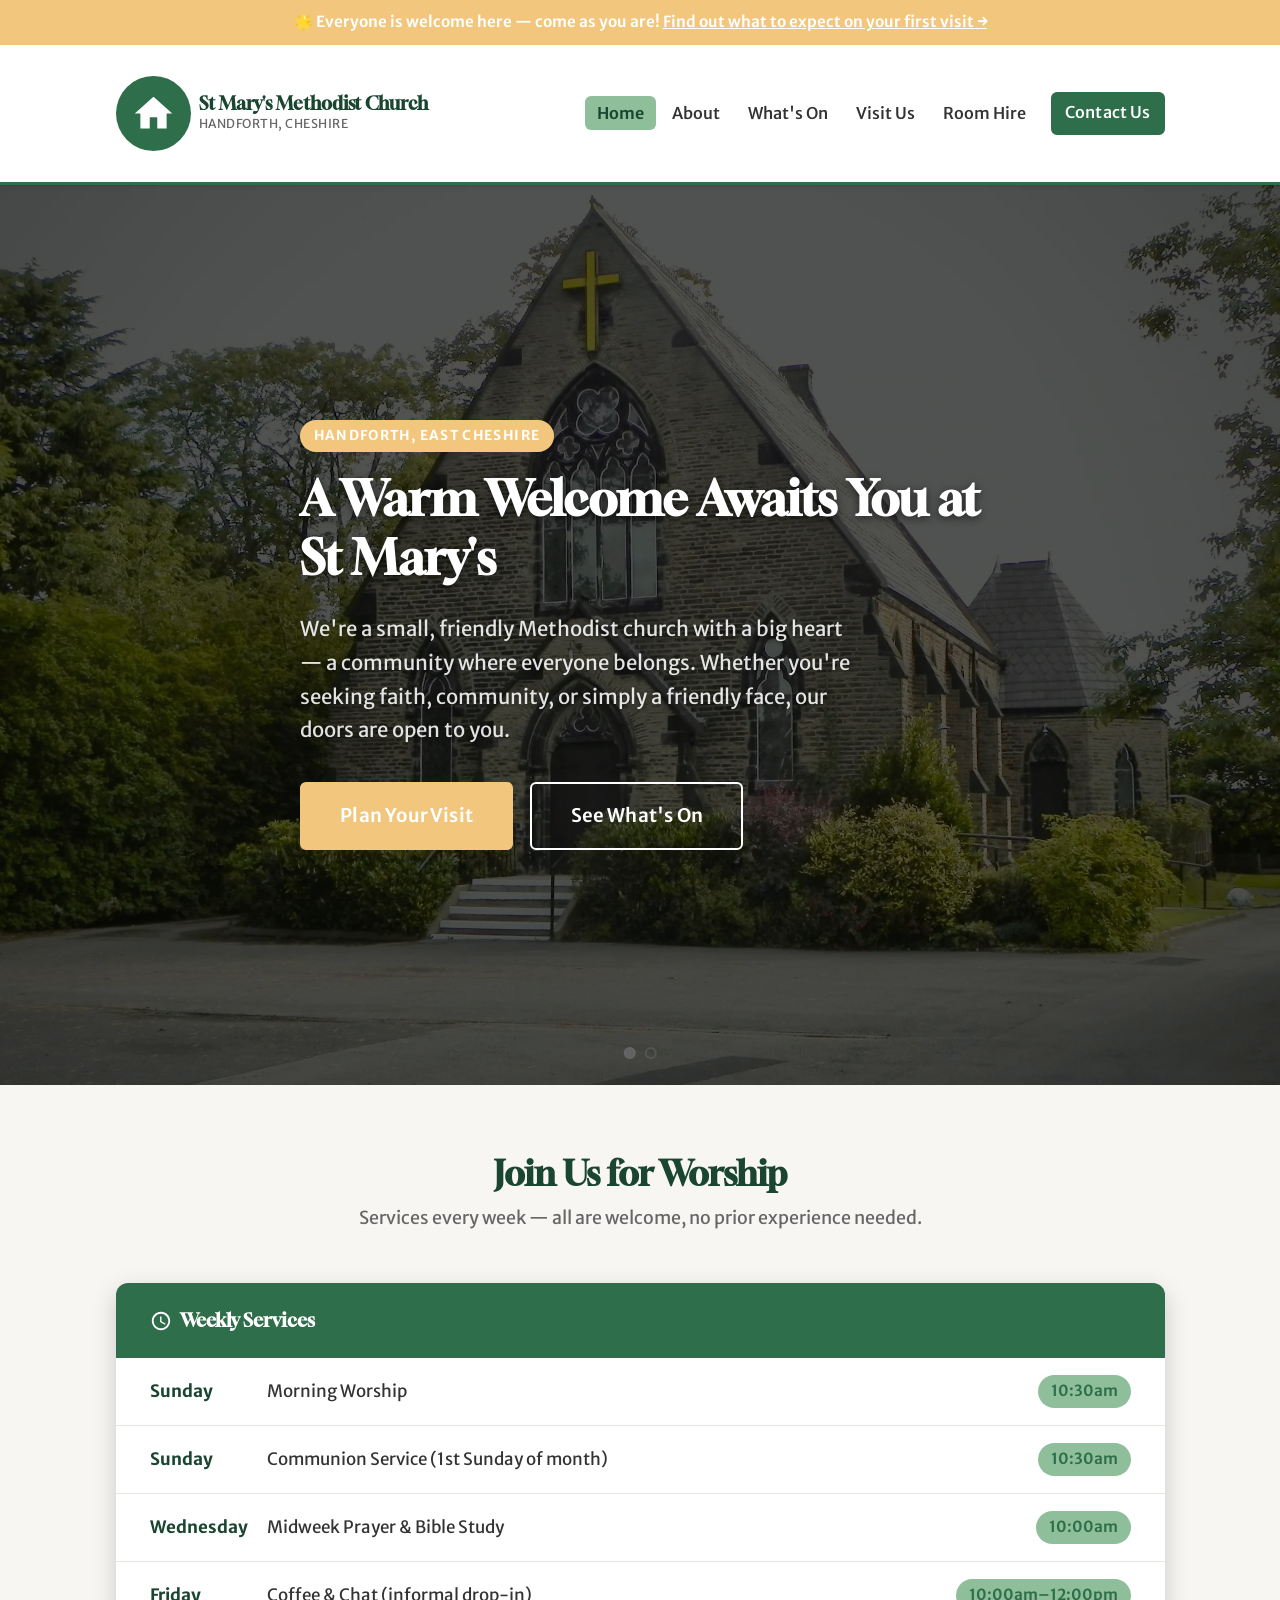
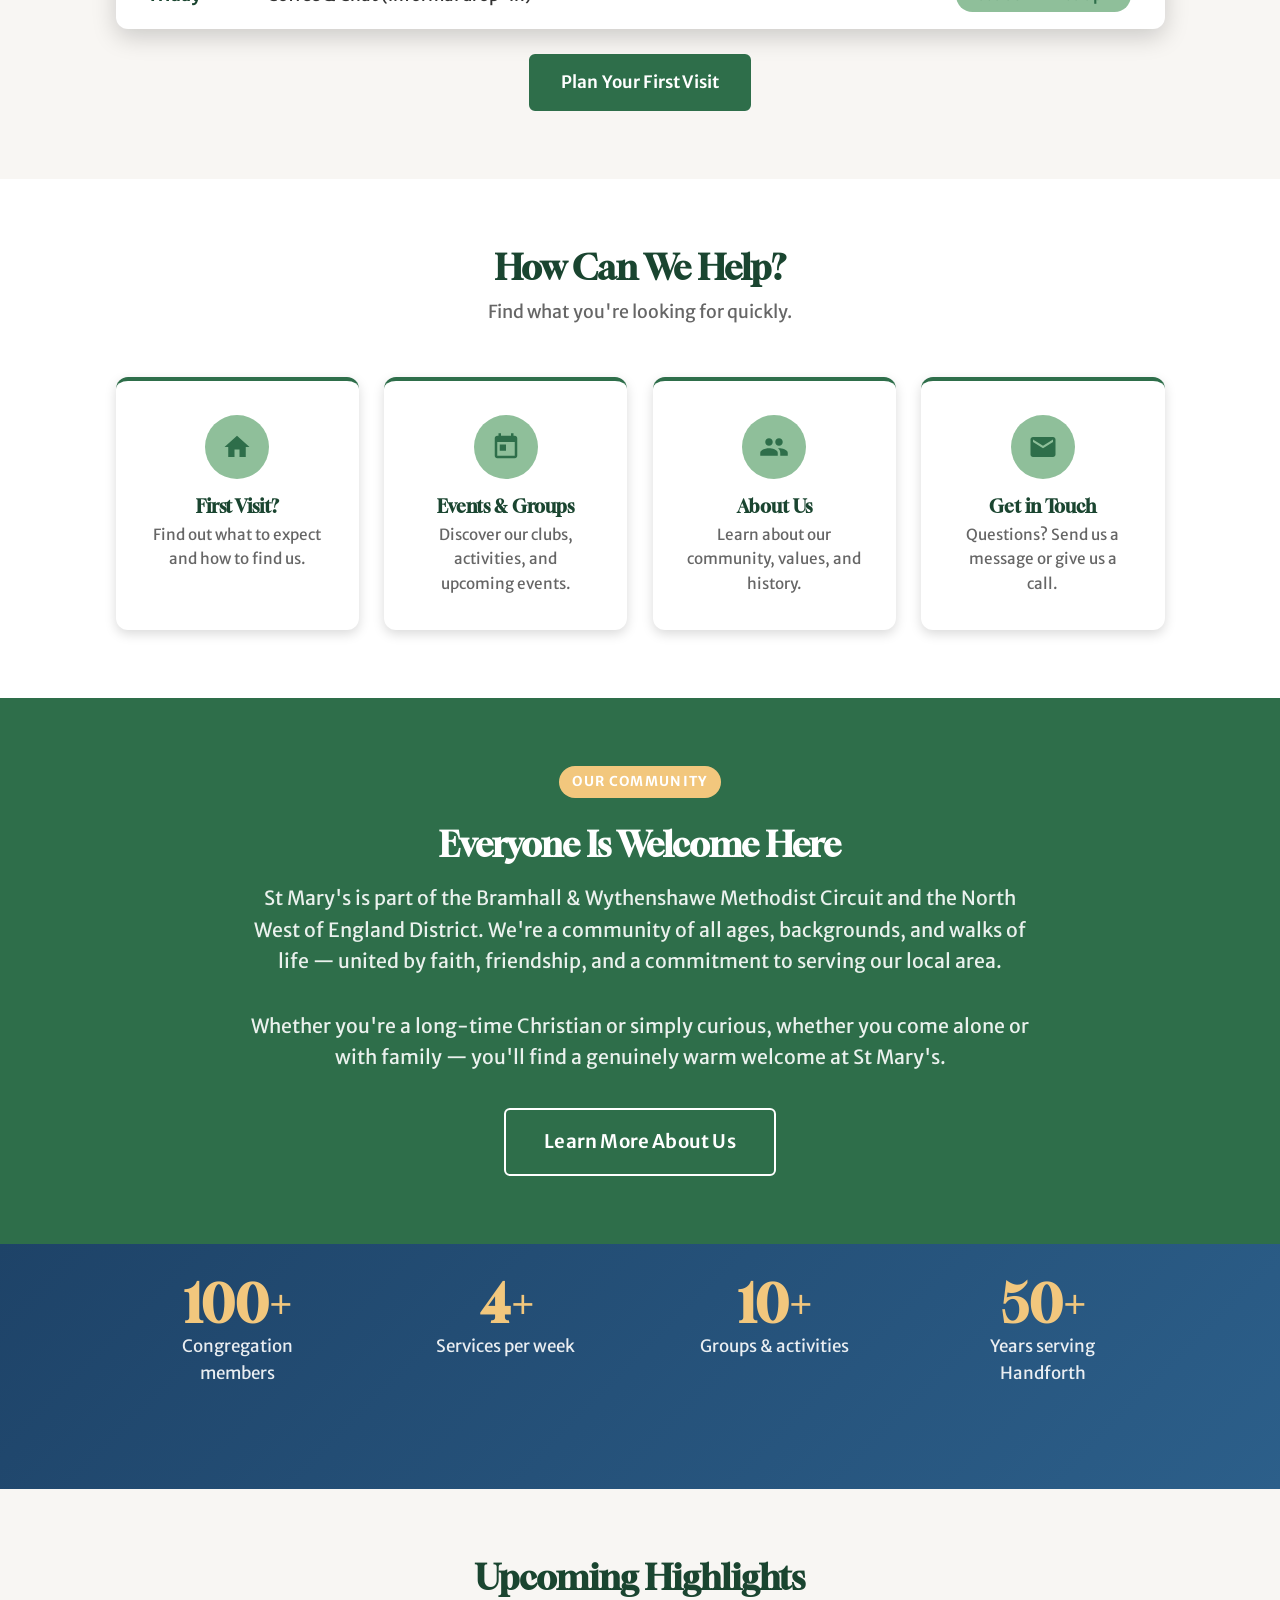
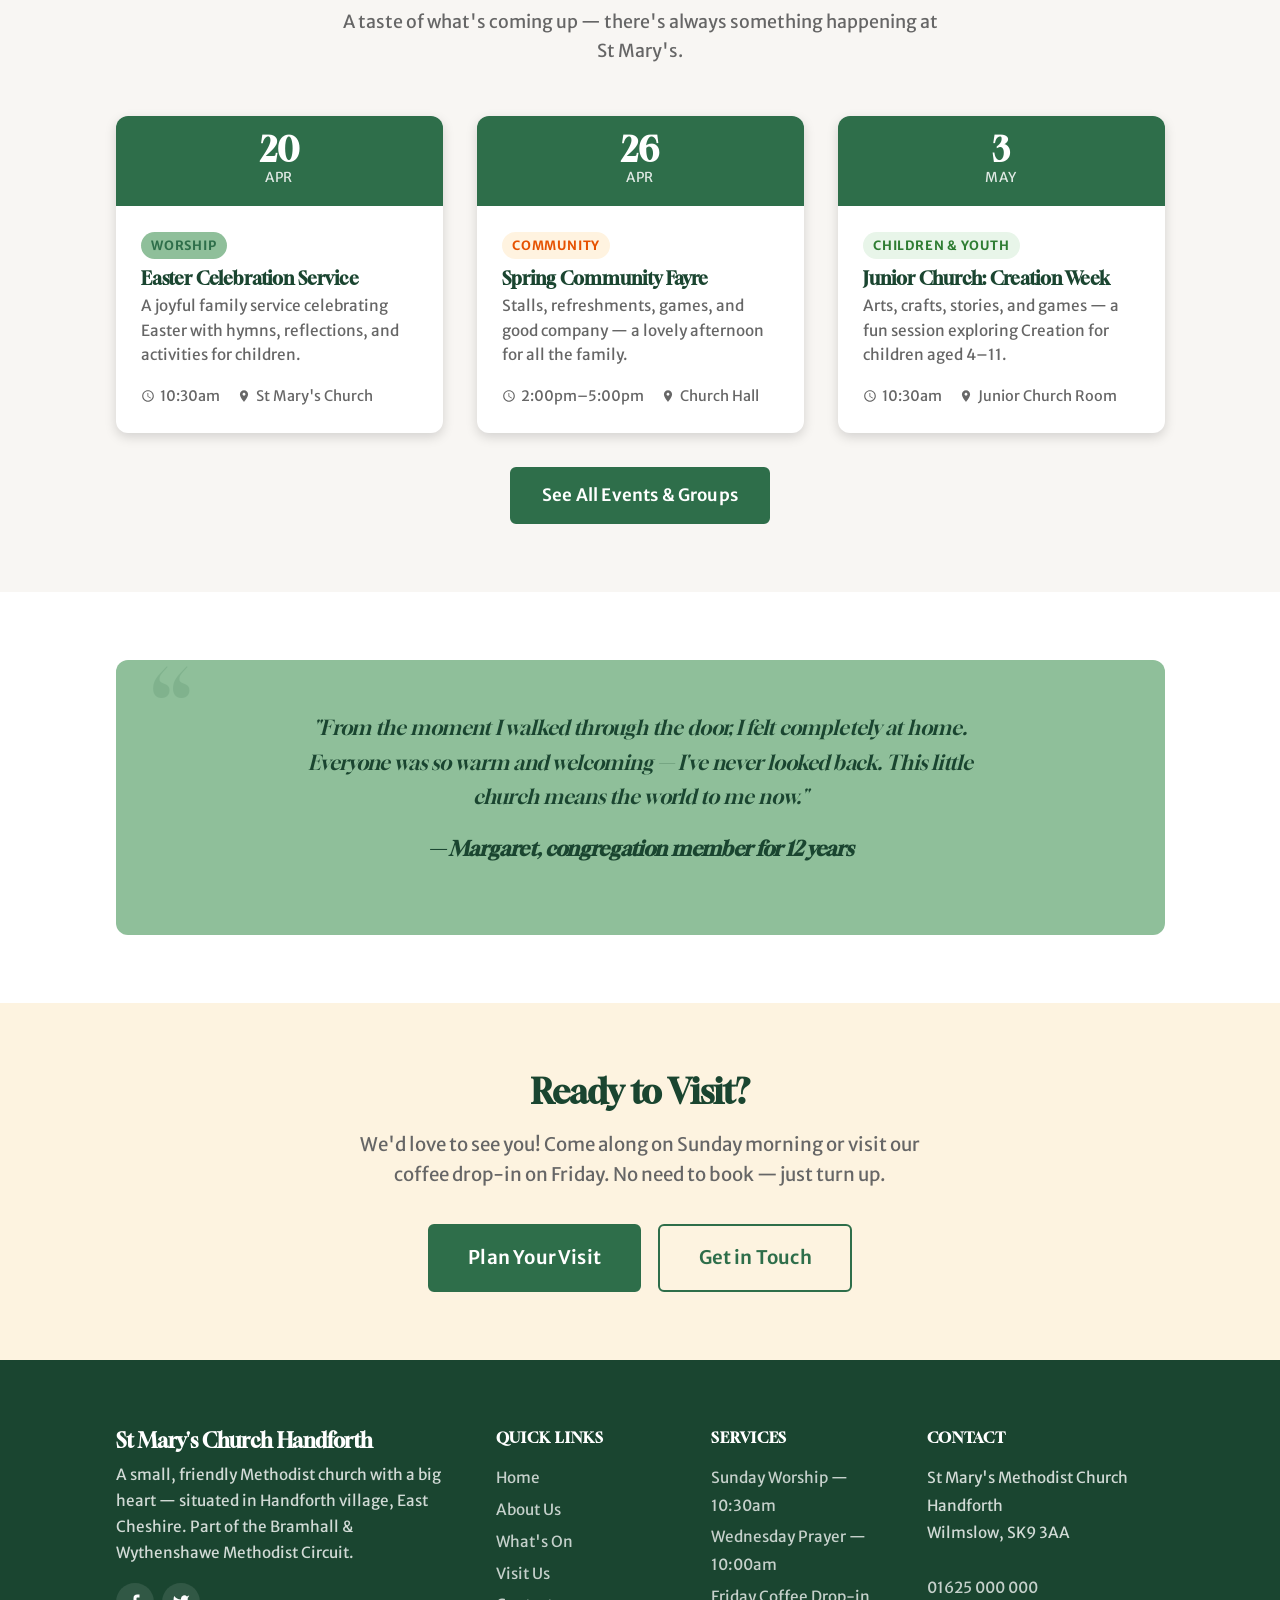
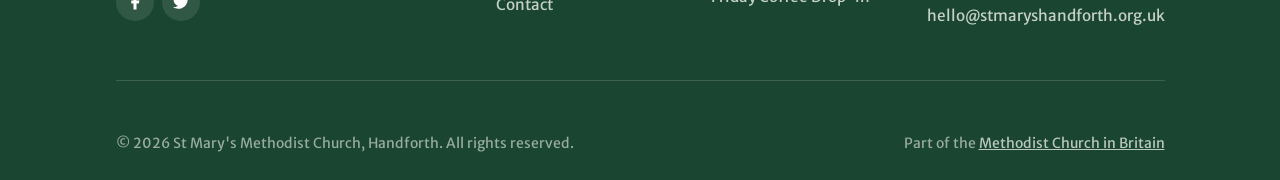
<file: index.html>
<!DOCTYPE html>
<html lang="en-GB">

<head>
  <meta charset="UTF-8">
  <meta name="viewport" content="width=device-width, initial-scale=1.0">
  <meta name="description"
    content="Welcome to St Mary's Church Handforth — a warm, friendly Methodist church in East Cheshire. Join us for Sunday worship, community events, and more.">
  <title>St Mary's Methodist Church Handforth | Welcome</title>
  <link rel="preconnect" href="https://fonts.googleapis.com">
  <link rel="preconnect" href="https://fonts.gstatic.com" crossorigin>
  <link rel="stylesheet" href="css/style.css">
</head>

<body>

  <!-- Skip Link -->
  <a class="skip-link" href="#main-content">Skip to main content</a>

  <!-- Notice Bar -->
  <div class="notice-bar" role="banner">
    🌟 Everyone is welcome here — come as you are!
    <a href="visit.html">Find out what to expect on your first visit →</a>
  </div>

  <!-- Navigation -->
  <nav class="site-nav" aria-label="Main navigation">
    <div class="nav-inner">
      <a href="index.html" class="nav-brand" aria-label="St Mary's Church Handforth — Home">
        <div class="nav-brand-icon" aria-hidden="true">
          <svg viewBox="0 0 24 24" xmlns="http://www.w3.org/2000/svg" aria-hidden="true">
            <path d="M12 2L4 9v11h5v-6h6v6h5V9L12 2zm0-2l10 9v13H2V9L12 0z" opacity="0" />
            <path d="M10 20v-6h4v6h5v-8h3L12 3 2 12h3v8z" />
          </svg>
        </div>
        <div class="nav-brand-text">
          <strong>St Mary's Methodist Church</strong>
          <span>Handforth, Cheshire</span>
        </div>
      </a>

      <button class="nav-toggle" aria-controls="nav-menu" aria-expanded="false" aria-label="Open navigation menu">
        <div class="hamburger" aria-hidden="true">
          <span></span><span></span><span></span>
        </div>
      </button>

      <ul class="nav-links" id="nav-menu" role="list">
        <li><a href="index.html" class="active" aria-current="page">Home</a></li>
        <li><a href="about.html">About</a></li>
        <li><a href="whats-on.html">What's On</a></li>
        <li><a href="visit.html">Visit Us</a></li>
        <li><a href="room-hire.html">Room Hire</a></li>
        <li><a href="contact.html" class="btn btn--primary nav-cta" style="color: white;">Contact Us</a></li>
      </ul>
    </div>
  </nav>

  <!-- Main Content -->
  <main id="main-content">

    <!-- Hero Section -->
    <section id="hero" class="hero" aria-labelledby="hero-heading">
      <div class="hero-wrap" aria-hidden="true"></div>
      <div class="hero-carousel" role="region" aria-label="Church photo gallery">
        <div class="carousel-slides">
          <!-- Background Images -->
          <img id="hero-img-1" src="img/StMarys-scaled 2.webp"
            alt="St Mary's Church exterior with stone facade and golden cross" class="carousel-slide active" loading="eager" fetchpriority="high" />
          <img id="hero-img-2" src="img/insidestmarys.webp"
            alt="St Mary's Church interior with beautiful stained glass windows and ornate architecture"
            class="carousel-slide" loading="eager" fetchpriority="high" />
        </div>
        
        <div class="carousel-dots">
          <button class="dot active" aria-label="View exterior photo" data-slide="0"></button>
          <button class="dot" aria-label="View interior photo" data-slide="1"></button>
        </div>
      </div>

      <!-- Foreground Content -->
      <div class="hero-content container">
        <div class="hero-eyebrow">Handforth, East Cheshire</div>
        <h1 id="hero-heading">A Warm Welcome Awaits You at St Mary's</h1>
        <p class="hero-subtitle">
          We're a small, friendly Methodist church with a big heart — a community
          where everyone belongs. Whether you're seeking faith, community, or
          simply a friendly face, our doors are open to you.
        </p>
        <div class="hero-actions">
          <a href="visit.html" class="btn btn--accent btn--lg">Plan Your Visit</a>
          <a href="whats-on.html" class="btn btn--outline-white btn--lg">See What's On</a>
        </div>
      </div>
    </section>

    <!-- Service Times Banner -->
    <section class="section section--alt" aria-labelledby="services-heading">
      <div class="container">
        <div class="section-header">
          <h2 id="services-heading">Join Us for Worship</h2>
          <p>Services every week — all are welcome, no prior experience needed.</p>
        </div>

        <div class="service-times-panel" role="region" aria-label="Service times">
          <div class="service-times-header">
            <svg viewBox="0 0 24 24" aria-hidden="true">
              <path
                d="M12 2C6.48 2 2 6.48 2 12s4.48 10 10 10 10-4.48 10-10S17.52 2 12 2zm0 18c-4.41 0-8-3.59-8-8s3.59-8 8-8 8 3.59 8 8-3.59 8-8 8zm.5-13H11v6l5.25 3.15.75-1.23-4.5-2.67V7z" />
            </svg>
            <h3>Weekly Services</h3>
          </div>
          <div class="service-time-row">
            <span class="service-day">Sunday</span>
            <span class="service-name">Morning Worship</span>
            <span class="service-time-badge">10:30am</span>
          </div>
          <div class="service-time-row">
            <span class="service-day">Sunday</span>
            <span class="service-name">Communion Service (1st Sunday of month)</span>
            <span class="service-time-badge">10:30am</span>
          </div>
          <div class="service-time-row">
            <span class="service-day">Wednesday</span>
            <span class="service-name">Midweek Prayer &amp; Bible Study</span>
            <span class="service-time-badge">10:00am</span>
          </div>
          <div class="service-time-row">
            <span class="service-day">Friday</span>
            <span class="service-name">Coffee &amp; Chat (informal drop-in)</span>
            <span class="service-time-badge">10:00am–12:00pm</span>
          </div>
        </div>

        <p class="text-center" style="margin-top:1.5rem;">
          <a href="visit.html" class="btn btn--primary">Plan Your First Visit</a>
        </p>
      </div>
    </section>

    <!-- Quick Links -->
    <section class="section" aria-labelledby="quick-links-heading">
      <div class="container">
        <div class="section-header">
          <h2 id="quick-links-heading">How Can We Help?</h2>
          <p>Find what you're looking for quickly.</p>
        </div>
        <div class="grid-4">
          <a href="visit.html" class="quick-link-card">
            <div class="quick-link-icon" aria-hidden="true">
              <svg viewBox="0 0 24 24">
                <path d="M10 20v-6h4v6h5v-8h3L12 3 2 12h3v8z" />
              </svg>
            </div>
            <h3>First Visit?</h3>
            <p>Find out what to expect and how to find us.</p>
          </a>
          <a href="whats-on.html" class="quick-link-card">
            <div class="quick-link-icon" aria-hidden="true">
              <svg viewBox="0 0 24 24">
                <path
                  d="M19 3h-1V1h-2v2H8V1H6v2H5c-1.11 0-2 .9-2 2v14c0 1.1.89 2 2 2h14c1.1 0 2-.9 2-2V5c0-1.1-.9-2-2-2zm0 16H5V8h14v11zM7 10h5v5H7z" />
              </svg>
            </div>
            <h3>Events &amp; Groups</h3>
            <p>Discover our clubs, activities, and upcoming events.</p>
          </a>
          <a href="about.html" class="quick-link-card">
            <div class="quick-link-icon" aria-hidden="true">
              <svg viewBox="0 0 24 24">
                <path
                  d="M16 11c1.66 0 2.99-1.34 2.99-3S17.66 5 16 5c-1.66 0-3 1.34-3 3s1.34 3 3 3zm-8 0c1.66 0 2.99-1.34 2.99-3S9.66 5 8 5C6.34 5 5 6.34 5 8s1.34 3 3 3zm0 2c-2.33 0-7 1.17-7 3.5V19h14v-2.5c0-2.33-4.67-3.5-7-3.5zm8 0c-.29 0-.62.02-.97.05 1.16.84 1.97 1.97 1.97 3.45V19h6v-2.5c0-2.33-4.67-3.5-7-3.5z" />
              </svg>
            </div>
            <h3>About Us</h3>
            <p>Learn about our community, values, and history.</p>
          </a>
          <a href="contact.html" class="quick-link-card">
            <div class="quick-link-icon" aria-hidden="true">
              <svg viewBox="0 0 24 24">
                <path
                  d="M20 4H4c-1.1 0-2 .9-2 2v12c0 1.1.9 2 2 2h16c1.1 0 2-.9 2-2V6c0-1.1-.9-2-2-2zm0 4l-8 5-8-5V6l8 5 8-5v2z" />
              </svg>
            </div>
            <h3>Get in Touch</h3>
            <p>Questions? Send us a message or give us a call.</p>
          </a>
        </div>
      </div>
    </section>

    <!-- Welcome Message -->
    <section class="section section--primary" aria-labelledby="welcome-heading">
      <div class="container">
        <div style="max-width:800px; margin:0 auto; text-align:center;">
          <div class="hero-eyebrow" style="background-color:var(--colour-accent); margin-bottom:1.5rem;">Our Community
          </div>
          <h2 id="welcome-heading">Everyone Is Welcome Here</h2>
          <p style="font-size:1.15rem; color:rgba(255,255,255,0.9); margin-top:1rem; margin-bottom:2rem;">
            St Mary's is part of the Bramhall &amp; Wythenshawe Methodist Circuit and the North West of England
            District. We're a community of all ages, backgrounds, and walks of life — united by faith,
            friendship, and a commitment to serving our local area.
          </p>
          <p style="font-size:1.15rem; color:rgba(255,255,255,0.9); margin-bottom:2rem;">
            Whether you're a long-time Christian or simply curious, whether you come alone or with family —
            you'll find a genuinely warm welcome at St Mary's.
          </p>
          <a href="about.html" class="btn btn--outline-white btn--lg">Learn More About Us</a>
        </div>
      </div>
    </section>

    <!-- Community Stats -->
    <section class="section section--primary"
      style="padding-top:0; background: linear-gradient(135deg, #1e4368 0%, #2c5f8a 100%);"
      aria-label="Community highlights">
      <div class="container">
        <div class="grid-4">
          <div class="stat-item">
            <span class="stat-number">100+</span>
            <span class="stat-label">Congregation members</span>
          </div>
          <div class="stat-item">
            <span class="stat-number">4+</span>
            <span class="stat-label">Services per week</span>
          </div>
          <div class="stat-item">
            <span class="stat-number">10+</span>
            <span class="stat-label">Groups &amp; activities</span>
          </div>
          <div class="stat-item">
            <span class="stat-number">50+</span>
            <span class="stat-label">Years serving Handforth</span>
          </div>
        </div>
      </div>
    </section>

    <!-- Upcoming Highlights -->
    <section class="section section--alt" aria-labelledby="highlights-heading">
      <div class="container">
        <div class="section-header">
          <h2 id="highlights-heading">Upcoming Highlights</h2>
          <p>A taste of what's coming up — there's always something happening at St Mary's.</p>
        </div>

        <div class="grid-3">
          <div class="event-card">
            <div class="event-card-date">
              <div class="day">20</div>
              <div class="month">Apr</div>
            </div>
            <div class="event-card-body">
              <span class="event-tag event-tag--worship">Worship</span>
              <h3>Easter Celebration Service</h3>
              <p style="color:var(--colour-text-muted); font-size:0.9rem;">A joyful family service celebrating Easter
                with hymns, reflections, and activities for children.</p>
              <div class="event-meta">
                <span>
                  <svg viewBox="0 0 24 24">
                    <path
                      d="M12 2C6.48 2 2 6.48 2 12s4.48 10 10 10 10-4.48 10-10S17.52 2 12 2zm0 18c-4.41 0-8-3.59-8-8s3.59-8 8-8 8 3.59 8 8-3.59 8-8 8zm.5-13H11v6l5.25 3.15.75-1.23-4.5-2.67V7z" />
                  </svg>
                  10:30am
                </span>
                <span>
                  <svg viewBox="0 0 24 24">
                    <path
                      d="M12 2C8.13 2 5 5.13 5 9c0 5.25 7 13 7 13s7-7.75 7-13c0-3.87-3.13-7-7-7zm0 9.5c-1.38 0-2.5-1.12-2.5-2.5s1.12-2.5 2.5-2.5 2.5 1.12 2.5 2.5-1.12 2.5-2.5 2.5z" />
                  </svg>
                  St Mary's Church
                </span>
              </div>
            </div>
          </div>

          <div class="event-card">
            <div class="event-card-date">
              <div class="day">26</div>
              <div class="month">Apr</div>
            </div>
            <div class="event-card-body">
              <span class="event-tag event-tag--community">Community</span>
              <h3>Spring Community Fayre</h3>
              <p style="color:var(--colour-text-muted); font-size:0.9rem;">Stalls, refreshments, games, and good company
                — a lovely afternoon for all the family.</p>
              <div class="event-meta">
                <span>
                  <svg viewBox="0 0 24 24">
                    <path
                      d="M12 2C6.48 2 2 6.48 2 12s4.48 10 10 10 10-4.48 10-10S17.52 2 12 2zm0 18c-4.41 0-8-3.59-8-8s3.59-8 8-8 8 3.59 8 8-3.59 8-8 8zm.5-13H11v6l5.25 3.15.75-1.23-4.5-2.67V7z" />
                  </svg>
                  2:00pm–5:00pm
                </span>
                <span>
                  <svg viewBox="0 0 24 24">
                    <path
                      d="M12 2C8.13 2 5 5.13 5 9c0 5.25 7 13 7 13s7-7.75 7-13c0-3.87-3.13-7-7-7zm0 9.5c-1.38 0-2.5-1.12-2.5-2.5s1.12-2.5 2.5-2.5 2.5 1.12 2.5 2.5-1.12 2.5-2.5 2.5z" />
                  </svg>
                  Church Hall
                </span>
              </div>
            </div>
          </div>

          <div class="event-card">
            <div class="event-card-date">
              <div class="day">3</div>
              <div class="month">May</div>
            </div>
            <div class="event-card-body">
              <span class="event-tag event-tag--youth">Children &amp; Youth</span>
              <h3>Junior Church: Creation Week</h3>
              <p style="color:var(--colour-text-muted); font-size:0.9rem;">Arts, crafts, stories, and games — a fun
                session exploring Creation for children aged 4–11.</p>
              <div class="event-meta">
                <span>
                  <svg viewBox="0 0 24 24">
                    <path
                      d="M12 2C6.48 2 2 6.48 2 12s4.48 10 10 10 10-4.48 10-10S17.52 2 12 2zm0 18c-4.41 0-8-3.59-8-8s3.59-8 8-8 8 3.59 8 8-3.59 8-8 8zm.5-13H11v6l5.25 3.15.75-1.23-4.5-2.67V7z" />
                  </svg>
                  10:30am
                </span>
                <span>
                  <svg viewBox="0 0 24 24">
                    <path
                      d="M12 2C8.13 2 5 5.13 5 9c0 5.25 7 13 7 13s7-7.75 7-13c0-3.87-3.13-7-7-7zm0 9.5c-1.38 0-2.5-1.12-2.5-2.5s1.12-2.5 2.5-2.5 2.5 1.12 2.5 2.5-1.12 2.5-2.5 2.5z" />
                  </svg>
                  Junior Church Room
                </span>
              </div>
            </div>
          </div>
        </div>

        <p class="text-center" style="margin-top:2rem;">
          <a href="whats-on.html" class="btn btn--primary">See All Events &amp; Groups</a>
        </p>
      </div>
    </section>

    <!-- Quote / Testimonial -->
    <section class="section" aria-labelledby="quote-heading">
      <div class="container">
        <h2 id="quote-heading" class="visually-hidden">What our community says</h2>
        <div class="quote-block">
          <p>"From the moment I walked through the door, I felt completely at home. Everyone was so warm and welcoming —
            I've never looked back. This little church means the world to me now."</p>
          <p class="quote-attribution">— Margaret, congregation member for 12 years</p>
        </div>
      </div>
    </section>

    <!-- Call to Action: Plan a Visit -->
    <section class="section section--accent" aria-labelledby="cta-heading">
      <div class="container text-center">
        <h2 id="cta-heading">Ready to Visit?</h2>
        <p style="font-size:1.1rem; color:var(--colour-text-muted); margin:1rem auto 2rem; max-width:560px;">
          We'd love to see you! Come along on Sunday morning or visit our coffee drop-in on Friday.
          No need to book — just turn up.
        </p>
        <div style="display:flex; gap:1rem; justify-content:center; flex-wrap:wrap;">
          <a href="visit.html" class="btn btn--primary btn--lg">Plan Your Visit</a>
          <a href="contact.html" class="btn btn--outline btn--lg">Get in Touch</a>
        </div>
      </div>
    </section>

  </main>

  <!-- Footer -->
  <footer class="site-footer" role="contentinfo">
    <div class="container">
      <div class="footer-grid">
        <div class="footer-brand">
          <h3>St Mary's Church Handforth</h3>
          <p>A small, friendly Methodist church with a big heart — situated in Handforth village, East Cheshire. Part of
            the Bramhall &amp; Wythenshawe Methodist Circuit.</p>
          <div class="footer-social" aria-label="Social media links">
            <a href="#" aria-label="Facebook" title="Visit our Facebook page">
              <svg viewBox="0 0 24 24" aria-hidden="true">
                <path d="M18 2h-3a5 5 0 00-5 5v3H7v4h3v8h4v-8h3l1-4h-4V7a1 1 0 011-1h3z" />
              </svg>
            </a>
            <a href="#" aria-label="Twitter / X" title="Follow us on Twitter">
              <svg viewBox="0 0 24 24" aria-hidden="true">
                <path
                  d="M23 3a10.9 10.9 0 01-3.14 1.53 4.48 4.48 0 00-7.86 3v1A10.66 10.66 0 013 4s-4 9 5 13a11.64 11.64 0 01-7 2c9 5 20 0 20-11.5a4.5 4.5 0 00-.08-.83A7.72 7.72 0 0023 3z" />
              </svg>
            </a>
          </div>
        </div>
        <div class="footer-col">
          <h4>Quick Links</h4>
          <ul>
            <li><a href="index.html">Home</a></li>
            <li><a href="about.html">About Us</a></li>
            <li><a href="whats-on.html">What's On</a></li>
            <li><a href="visit.html">Visit Us</a></li>
            <li><a href="contact.html">Contact</a></li>
          </ul>
        </div>
        <div class="footer-col">
          <h4>Services</h4>
          <ul>
            <li><a href="visit.html#services">Sunday Worship — 10:30am</a></li>
            <li><a href="visit.html#services">Wednesday Prayer — 10:00am</a></li>
            <li><a href="visit.html#services">Friday Coffee Drop-in</a></li>
          </ul>
        </div>
        <div class="footer-col">
          <h4>Contact</h4>
          <address>
            St Mary's Methodist Church<br>
            Handforth<br>
            Wilmslow, SK9 3AA<br><br>
            <a href="tel:+441625000000">01625 000 000</a><br>
            <a href="mailto:hello@stmaryshandforth.org.uk">hello@stmaryshandforth.org.uk</a>
          </address>
        </div>
      </div>
      <div class="footer-bottom">
        <p>© <span id="footer-year">2025</span> St Mary's Methodist Church, Handforth. All rights reserved.</p>
        <p>Part of the <a href="https://www.methodist.org.uk" style="color:rgba(255,255,255,0.7);" target="_blank"
            rel="noopener noreferrer">Methodist Church in Britain</a></p>
      </div>
    </div>
  </footer>

  <script src="js/main.js"></script>
  <script>
    document.getElementById('footer-year').textContent = new Date().getFullYear();
  </script>
</body>

</html>
</file>
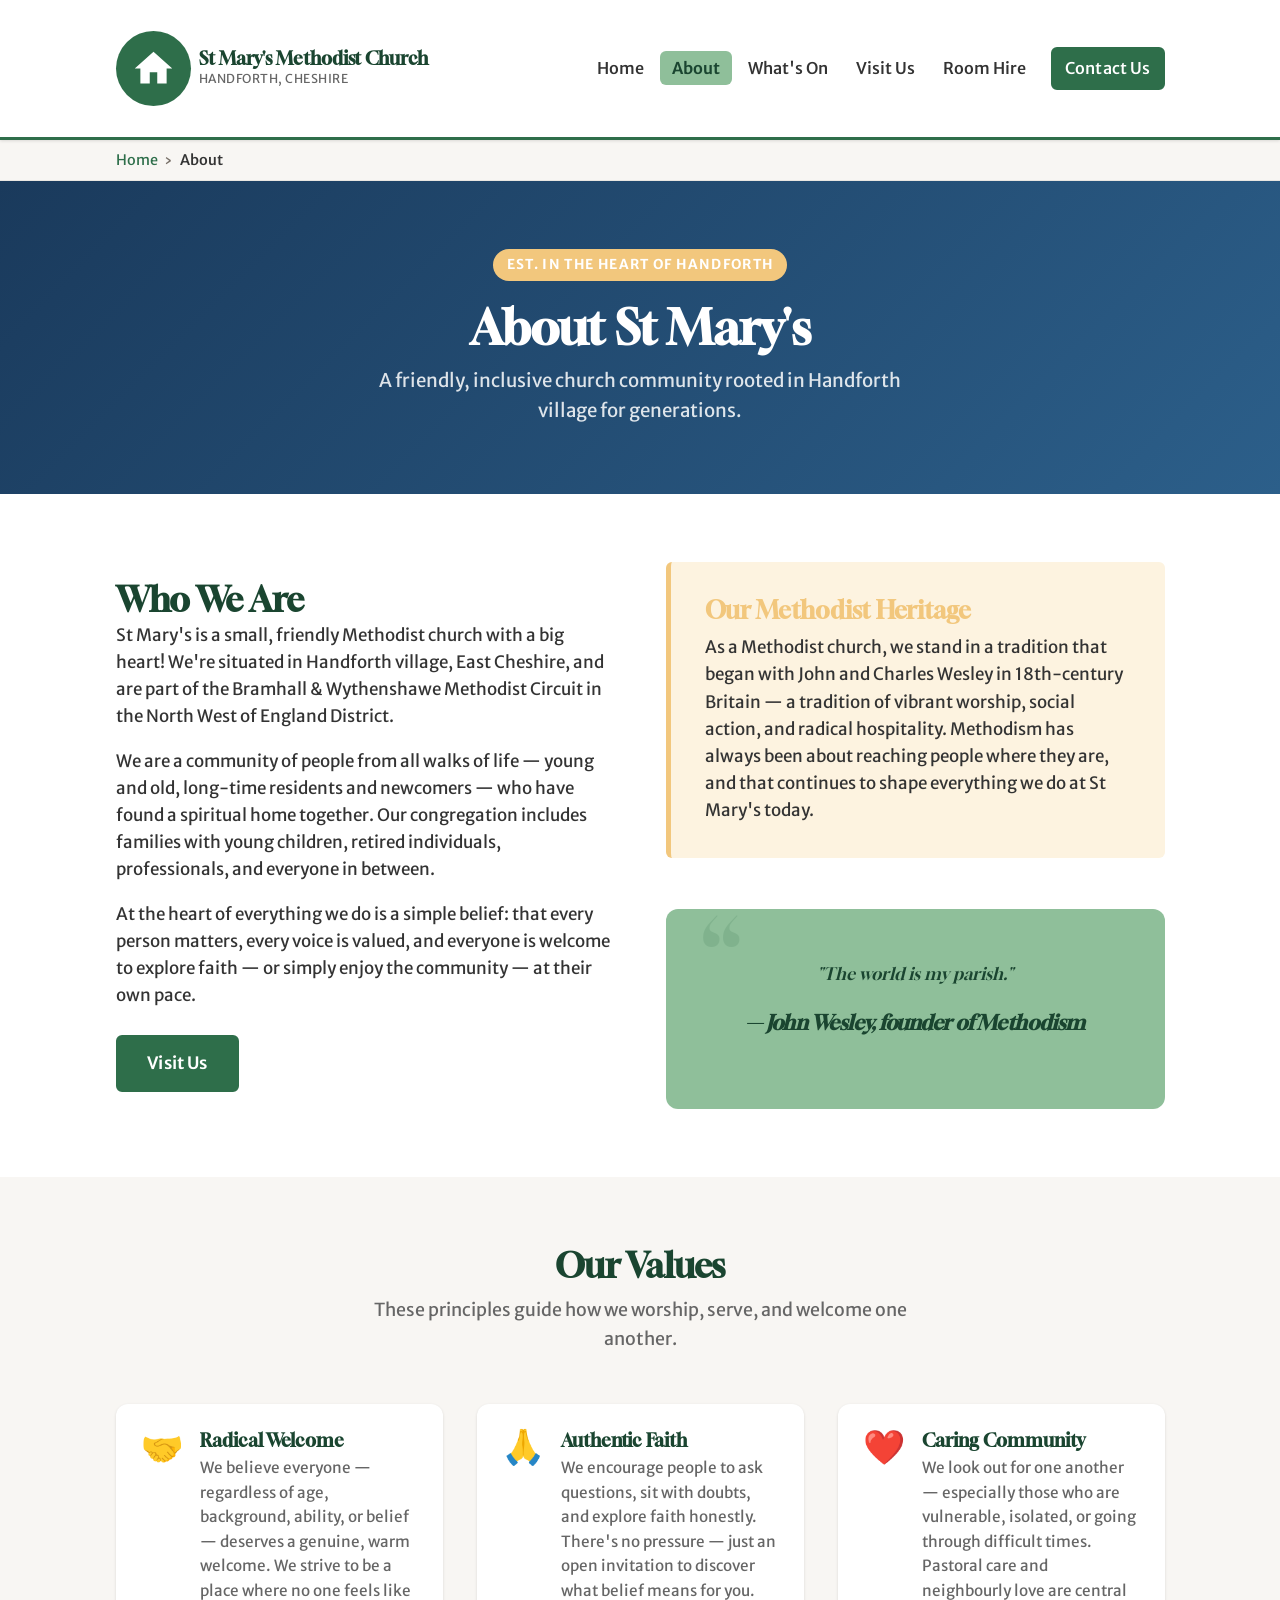
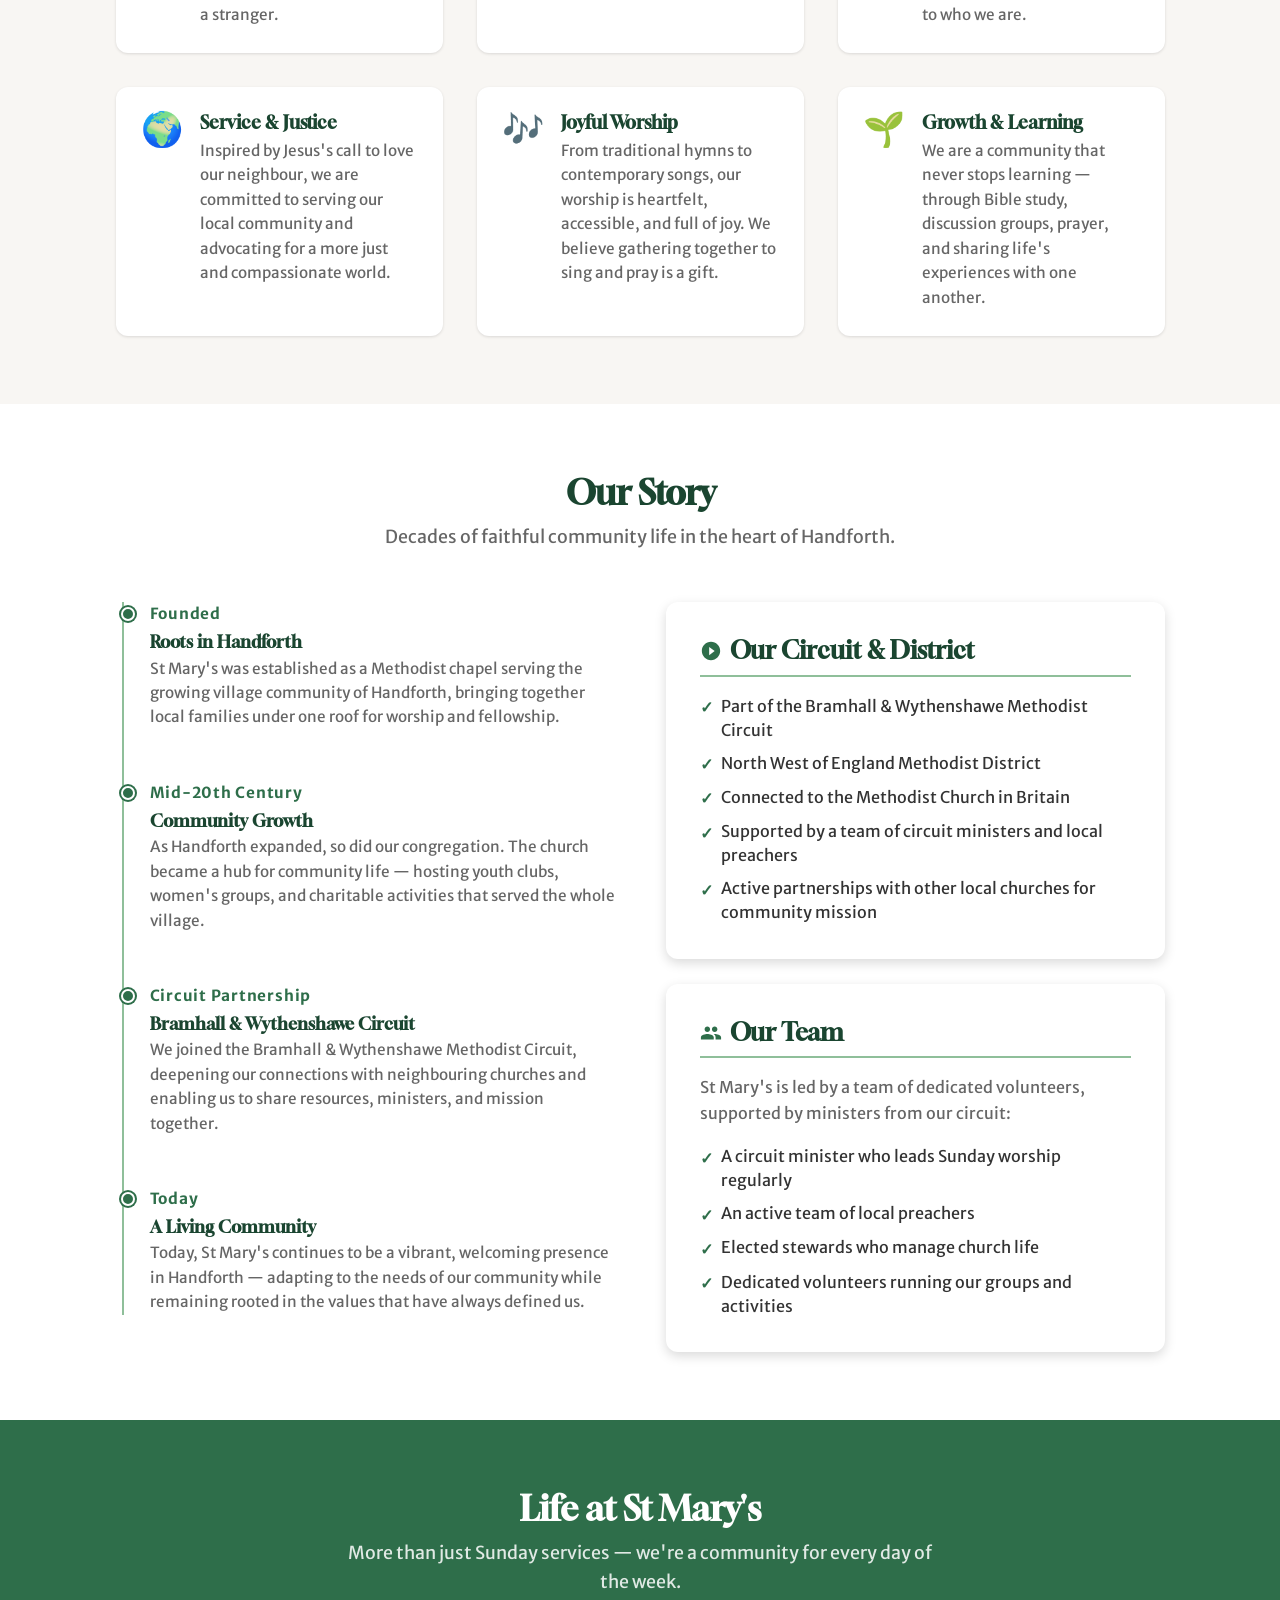
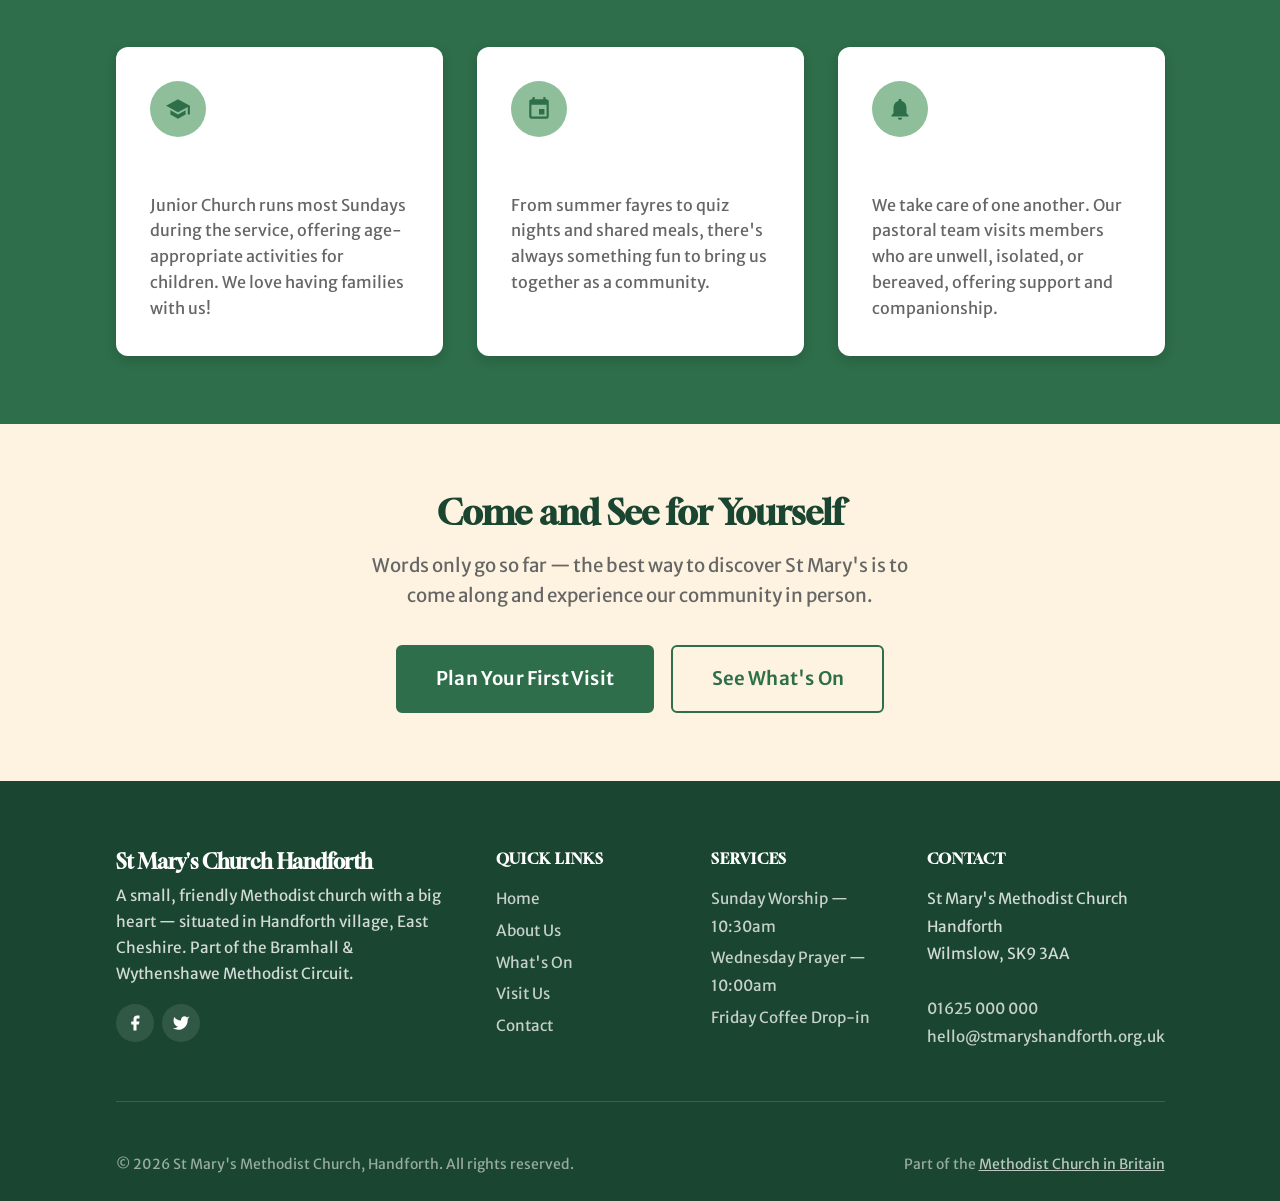
<file: about.html>
<!DOCTYPE html>
<html lang="en-GB">
<head>
  <meta charset="UTF-8">
  <meta name="viewport" content="width=device-width, initial-scale=1.0">
  <meta name="description" content="Learn about St Mary's Methodist Church Handforth — our history, values, and the welcoming community we have built together in East Cheshire.">
  <title>About Us | St Mary's Methodist Church Handforth</title>
  <link rel="preconnect" href="https://fonts.googleapis.com">
  <link rel="preconnect" href="https://fonts.gstatic.com" crossorigin>
  <link rel="stylesheet" href="css/style.css">
</head>
<body>

  <!-- Skip Link -->
  <a class="skip-link" href="#main-content">Skip to main content</a>

  <!-- Navigation -->
  <nav class="site-nav" aria-label="Main navigation">
    <div class="nav-inner">
      <a href="index.html" class="nav-brand" aria-label="St Mary's Methodist Church Handforth — Home">
        <div class="nav-brand-icon" aria-hidden="true">
          <svg viewBox="0 0 24 24" xmlns="http://www.w3.org/2000/svg" aria-hidden="true">
            <path d="M10 20v-6h4v6h5v-8h3L12 3 2 12h3v8z"/>
          </svg>
        </div>
        <div class="nav-brand-text">
          <strong>St Mary's Methodist Church</strong>
          <span>Handforth, Cheshire</span>
        </div>
      </a>

      <button class="nav-toggle" aria-controls="nav-menu" aria-expanded="false" aria-label="Open navigation menu">
        <div class="hamburger" aria-hidden="true">
          <span></span><span></span><span></span>
        </div>
      </button>

      <ul class="nav-links" id="nav-menu" role="list">
        <li><a href="index.html">Home</a></li>
        <li><a href="about.html" class="active" aria-current="page">About</a></li>
        <li><a href="whats-on.html">What's On</a></li>
        <li><a href="visit.html">Visit Us</a></li>
        <li><a href="room-hire.html">Room Hire</a></li>
        <li><a href="contact.html" class="btn btn--primary nav-cta" style="color: white;">Contact Us</a></li>
      </ul>
    </div>
  </nav>

  <!-- Breadcrumb -->
  <nav class="breadcrumb" aria-label="Breadcrumb">
    <div class="container">
      <ol role="list">
        <li><a href="index.html">Home</a></li>
        <li><span aria-current="page">About</span></li>
      </ol>
    </div>
  </nav>

  <!-- Main Content -->
  <main id="main-content">

    <!-- Page Hero -->
    <section class="page-hero" aria-labelledby="page-hero-heading">
      <div class="container">
        <div class="hero-eyebrow">Est. in the heart of Handforth</div>
        <h1 id="page-hero-heading">About St Mary's</h1>
        <p>A friendly, inclusive church community rooted in Handforth village for generations.</p>
      </div>
    </section>

    <!-- Introduction -->
    <section class="section" aria-labelledby="intro-heading">
      <div class="container">
        <div class="grid-2" style="align-items:center; gap:3rem;">
          <div>
            <h2 id="intro-heading">Who We Are</h2>
            <p>
              St Mary's is a small, friendly Methodist church with a big heart! We're situated in Handforth
              village, East Cheshire, and are part of the Bramhall &amp; Wythenshawe Methodist Circuit in the
              North West of England District.
            </p>
            <p>
              We are a community of people from all walks of life — young and old, long-time
              residents and newcomers — who have found a spiritual home together. Our congregation
              includes families with young children, retired individuals, professionals, and
              everyone in between.
            </p>
            <p>
              At the heart of everything we do is a simple belief: that every person matters, every
              voice is valued, and everyone is welcome to explore faith — or simply enjoy the
              community — at their own pace.
            </p>
            <a href="visit.html" class="btn btn--primary" style="margin-top:0.5rem;">Visit Us</a>
          </div>

          <div>
            <div class="welcome-banner">
              <h3>Our Methodist Heritage</h3>
              <p>
                As a Methodist church, we stand in a tradition that began with John and Charles
                Wesley in 18th-century Britain — a tradition of vibrant worship, social action,
                and radical hospitality. Methodism has always been about reaching people where
                they are, and that continues to shape everything we do at St Mary's today.
              </p>
            </div>
            <div class="quote-block" style="margin-top:1.5rem;">
              <p style="font-size:1rem;">"The world is my parish."</p>
              <p class="quote-attribution">— John Wesley, founder of Methodism</p>
            </div>
          </div>
        </div>
      </div>
    </section>

    <!-- Our Values -->
    <section class="section section--alt" aria-labelledby="values-heading">
      <div class="container">
        <div class="section-header">
          <h2 id="values-heading">Our Values</h2>
          <p>These principles guide how we worship, serve, and welcome one another.</p>
        </div>

        <div class="grid-2">
          <div class="value-item">
            <div class="value-icon" aria-hidden="true">🤝</div>
            <div>
              <h3>Radical Welcome</h3>
              <p>We believe everyone — regardless of age, background, ability, or belief — deserves a genuine, warm welcome. We strive to be a place where no one feels like a stranger.</p>
            </div>
          </div>

          <div class="value-item">
            <div class="value-icon" aria-hidden="true">🙏</div>
            <div>
              <h3>Authentic Faith</h3>
              <p>We encourage people to ask questions, sit with doubts, and explore faith honestly. There's no pressure — just an open invitation to discover what belief means for you.</p>
            </div>
          </div>

          <div class="value-item">
            <div class="value-icon" aria-hidden="true">❤️</div>
            <div>
              <h3>Caring Community</h3>
              <p>We look out for one another — especially those who are vulnerable, isolated, or going through difficult times. Pastoral care and neighbourly love are central to who we are.</p>
            </div>
          </div>

          <div class="value-item">
            <div class="value-icon" aria-hidden="true">🌍</div>
            <div>
              <h3>Service &amp; Justice</h3>
              <p>Inspired by Jesus's call to love our neighbour, we are committed to serving our local community and advocating for a more just and compassionate world.</p>
            </div>
          </div>

          <div class="value-item">
            <div class="value-icon" aria-hidden="true">🎶</div>
            <div>
              <h3>Joyful Worship</h3>
              <p>From traditional hymns to contemporary songs, our worship is heartfelt, accessible, and full of joy. We believe gathering together to sing and pray is a gift.</p>
            </div>
          </div>

          <div class="value-item">
            <div class="value-icon" aria-hidden="true">🌱</div>
            <div>
              <h3>Growth &amp; Learning</h3>
              <p>We are a community that never stops learning — through Bible study, discussion groups, prayer, and sharing life's experiences with one another.</p>
            </div>
          </div>
        </div>
      </div>
    </section>

    <!-- Our History -->
    <section class="section" aria-labelledby="history-heading">
      <div class="container">
        <div class="section-header">
          <h2 id="history-heading">Our Story</h2>
          <p>Decades of faithful community life in the heart of Handforth.</p>
        </div>

        <div class="grid-2" style="align-items:start; gap:3rem;">
          <div class="timeline" role="list" aria-label="Church history timeline">
            <div class="timeline-item" role="listitem">
              <div class="timeline-year">Founded</div>
              <h3>Roots in Handforth</h3>
              <p>St Mary's was established as a Methodist chapel serving the growing village community of Handforth, bringing together local families under one roof for worship and fellowship.</p>
            </div>
            <div class="timeline-item" role="listitem">
              <div class="timeline-year">Mid-20th Century</div>
              <h3>Community Growth</h3>
              <p>As Handforth expanded, so did our congregation. The church became a hub for community life — hosting youth clubs, women's groups, and charitable activities that served the whole village.</p>
            </div>
            <div class="timeline-item" role="listitem">
              <div class="timeline-year">Circuit Partnership</div>
              <h3>Bramhall &amp; Wythenshawe Circuit</h3>
              <p>We joined the Bramhall &amp; Wythenshawe Methodist Circuit, deepening our connections with neighbouring churches and enabling us to share resources, ministers, and mission together.</p>
            </div>
            <div class="timeline-item" role="listitem">
              <div class="timeline-year">Today</div>
              <h3>A Living Community</h3>
              <p>Today, St Mary's continues to be a vibrant, welcoming presence in Handforth — adapting to the needs of our community while remaining rooted in the values that have always defined us.</p>
            </div>
          </div>

          <div>
            <div class="info-box">
              <h3>
                <svg viewBox="0 0 24 24" aria-hidden="true"><path d="M12 2C6.48 2 2 6.48 2 12s4.48 10 10 10 10-4.48 10-10S17.52 2 12 2zm-2 14.5v-9l6 4.5-6 4.5z"/></svg>
                Our Circuit &amp; District
              </h3>
              <ul class="info-list">
                <li>Part of the Bramhall &amp; Wythenshawe Methodist Circuit</li>
                <li>North West of England Methodist District</li>
                <li>Connected to the Methodist Church in Britain</li>
                <li>Supported by a team of circuit ministers and local preachers</li>
                <li>Active partnerships with other local churches for community mission</li>
              </ul>
            </div>

            <div class="info-box" style="margin-top:1.5rem;">
              <h3>
                <svg viewBox="0 0 24 24" aria-hidden="true"><path d="M16 11c1.66 0 2.99-1.34 2.99-3S17.66 5 16 5c-1.66 0-3 1.34-3 3s1.34 3 3 3zm-8 0c1.66 0 2.99-1.34 2.99-3S9.66 5 8 5C6.34 5 5 6.34 5 8s1.34 3 3 3zm0 2c-2.33 0-7 1.17-7 3.5V19h14v-2.5c0-2.33-4.67-3.5-7-3.5zm8 0c-.29 0-.62.02-.97.05 1.16.84 1.97 1.97 1.97 3.45V19h6v-2.5c0-2.33-4.67-3.5-7-3.5z"/></svg>
                Our Team
              </h3>
              <p style="color:var(--colour-text-muted); font-size:0.95rem; margin-bottom:1rem;">
                St Mary's is led by a team of dedicated volunteers, supported by ministers from our circuit:
              </p>
              <ul class="info-list">
                <li>A circuit minister who leads Sunday worship regularly</li>
                <li>An active team of local preachers</li>
                <li>Elected stewards who manage church life</li>
                <li>Dedicated volunteers running our groups and activities</li>
              </ul>
            </div>
          </div>
        </div>
      </div>
    </section>

    <!-- Community Life -->
    <section class="section section--primary" aria-labelledby="community-heading">
      <div class="container">
        <div class="section-header">
          <h2 id="community-heading">Life at St Mary's</h2>
          <p>More than just Sunday services — we're a community for every day of the week.</p>
        </div>
        <div class="grid-3">
          <div class="card">
            <div class="card-body">
              <div class="card-icon" aria-hidden="true">
                <svg viewBox="0 0 24 24"><path d="M12 3L1 9l11 6 9-4.91V17h2V9L12 3zM5 13.18v4L12 21l7-3.82v-4L12 17l-7-3.82z"/></svg>
              </div>
              <h3>Families &amp; Children</h3>
              <p>Junior Church runs most Sundays during the service, offering age-appropriate activities for children. We love having families with us!</p>
            </div>
          </div>
          <div class="card">
            <div class="card-body">
              <div class="card-icon" aria-hidden="true">
                <svg viewBox="0 0 24 24"><path d="M17 12h-5v5h5v-5zM16 1v2H8V1H6v2H5c-1.11 0-1.99.9-1.99 2L3 19c0 1.1.89 2 2 2h14c1.1 0 2-.9 2-2V5c0-1.1-.9-2-2-2h-1V1h-2zm3 18H5V8h14v11z"/></svg>
              </div>
              <h3>Social Events</h3>
              <p>From summer fayres to quiz nights and shared meals, there's always something fun to bring us together as a community.</p>
            </div>
          </div>
          <div class="card">
            <div class="card-body">
              <div class="card-icon" aria-hidden="true">
                <svg viewBox="0 0 24 24"><path d="M12 22c1.1 0 2-.9 2-2h-4c0 1.1.9 2 2 2zm6-6v-5c0-3.07-1.64-5.64-4.5-6.32V4c0-.83-.67-1.5-1.5-1.5s-1.5.67-1.5 1.5v.68C7.63 5.36 6 7.92 6 11v5l-2 2v1h16v-1l-2-2z"/></svg>
              </div>
              <h3>Pastoral Care</h3>
              <p>We take care of one another. Our pastoral team visits members who are unwell, isolated, or bereaved, offering support and companionship.</p>
            </div>
          </div>
        </div>
      </div>
    </section>

    <!-- CTA -->
    <section class="section section--accent" aria-labelledby="about-cta-heading">
      <div class="container text-center">
        <h2 id="about-cta-heading">Come and See for Yourself</h2>
        <p style="font-size:1.1rem; color:var(--colour-text-muted); margin:1rem auto 2rem; max-width:540px;">
          Words only go so far — the best way to discover St Mary's is to come along and
          experience our community in person.
        </p>
        <div style="display:flex; gap:1rem; justify-content:center; flex-wrap:wrap;">
          <a href="visit.html" class="btn btn--primary btn--lg">Plan Your First Visit</a>
          <a href="whats-on.html" class="btn btn--outline btn--lg">See What's On</a>
        </div>
      </div>
    </section>

  </main>

  <!-- Footer -->
  <footer class="site-footer" role="contentinfo">
    <div class="container">
      <div class="footer-grid">
        <div class="footer-brand">
          <h3>St Mary's Church Handforth</h3>
          <p>A small, friendly Methodist church with a big heart — situated in Handforth village, East Cheshire. Part of the Bramhall &amp; Wythenshawe Methodist Circuit.</p>
          <div class="footer-social" aria-label="Social media links">
            <a href="#" aria-label="Facebook" title="Visit our Facebook page">
              <svg viewBox="0 0 24 24" aria-hidden="true"><path d="M18 2h-3a5 5 0 00-5 5v3H7v4h3v8h4v-8h3l1-4h-4V7a1 1 0 011-1h3z"/></svg>
            </a>
            <a href="#" aria-label="Twitter / X" title="Follow us on Twitter">
              <svg viewBox="0 0 24 24" aria-hidden="true"><path d="M23 3a10.9 10.9 0 01-3.14 1.53 4.48 4.48 0 00-7.86 3v1A10.66 10.66 0 013 4s-4 9 5 13a11.64 11.64 0 01-7 2c9 5 20 0 20-11.5a4.5 4.5 0 00-.08-.83A7.72 7.72 0 0023 3z"/></svg>
            </a>
          </div>
        </div>
        <div class="footer-col">
          <h4>Quick Links</h4>
          <ul>
            <li><a href="index.html">Home</a></li>
            <li><a href="about.html">About Us</a></li>
            <li><a href="whats-on.html">What's On</a></li>
            <li><a href="visit.html">Visit Us</a></li>
            <li><a href="contact.html">Contact</a></li>
          </ul>
        </div>
        <div class="footer-col">
          <h4>Services</h4>
          <ul>
            <li><a href="visit.html#services">Sunday Worship — 10:30am</a></li>
            <li><a href="visit.html#services">Wednesday Prayer — 10:00am</a></li>
            <li><a href="visit.html#services">Friday Coffee Drop-in</a></li>
          </ul>
        </div>
        <div class="footer-col">
          <h4>Contact</h4>
          <address>
            St Mary's Methodist Church<br>
            Handforth<br>
            Wilmslow, SK9 3AA<br><br>
            <a href="tel:+441625000000">01625 000 000</a><br>
            <a href="mailto:hello@stmaryshandforth.org.uk">hello@stmaryshandforth.org.uk</a>
          </address>
        </div>
      </div>
      <div class="footer-bottom">
        <p>© <span id="footer-year">2025</span> St Mary's Methodist Church, Handforth. All rights reserved.</p>
        <p>Part of the <a href="https://www.methodist.org.uk" style="color:rgba(255,255,255,0.7);" target="_blank" rel="noopener noreferrer">Methodist Church in Britain</a></p>
      </div>
    </div>
  </footer>

  <script src="js/main.js"></script>
  <script>document.getElementById('footer-year').textContent = new Date().getFullYear();</script>
</body>
</html>
</file>
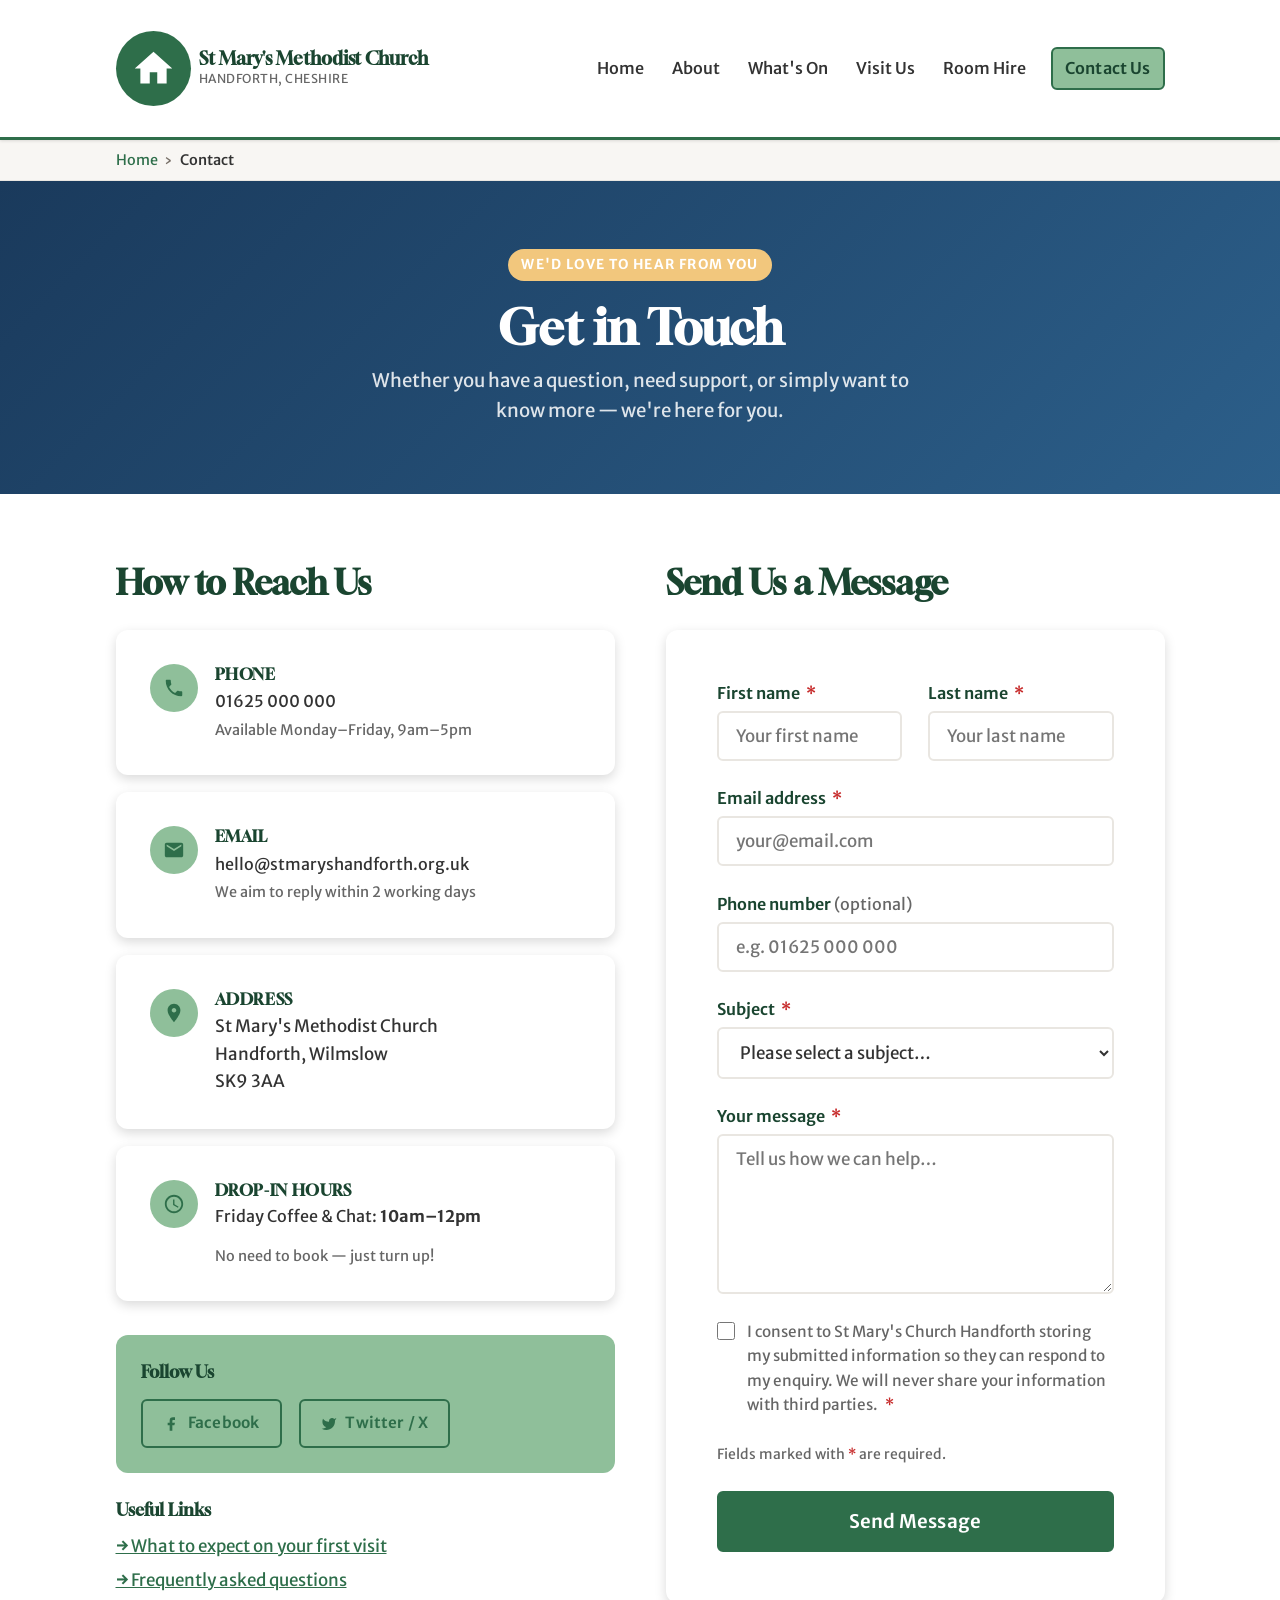
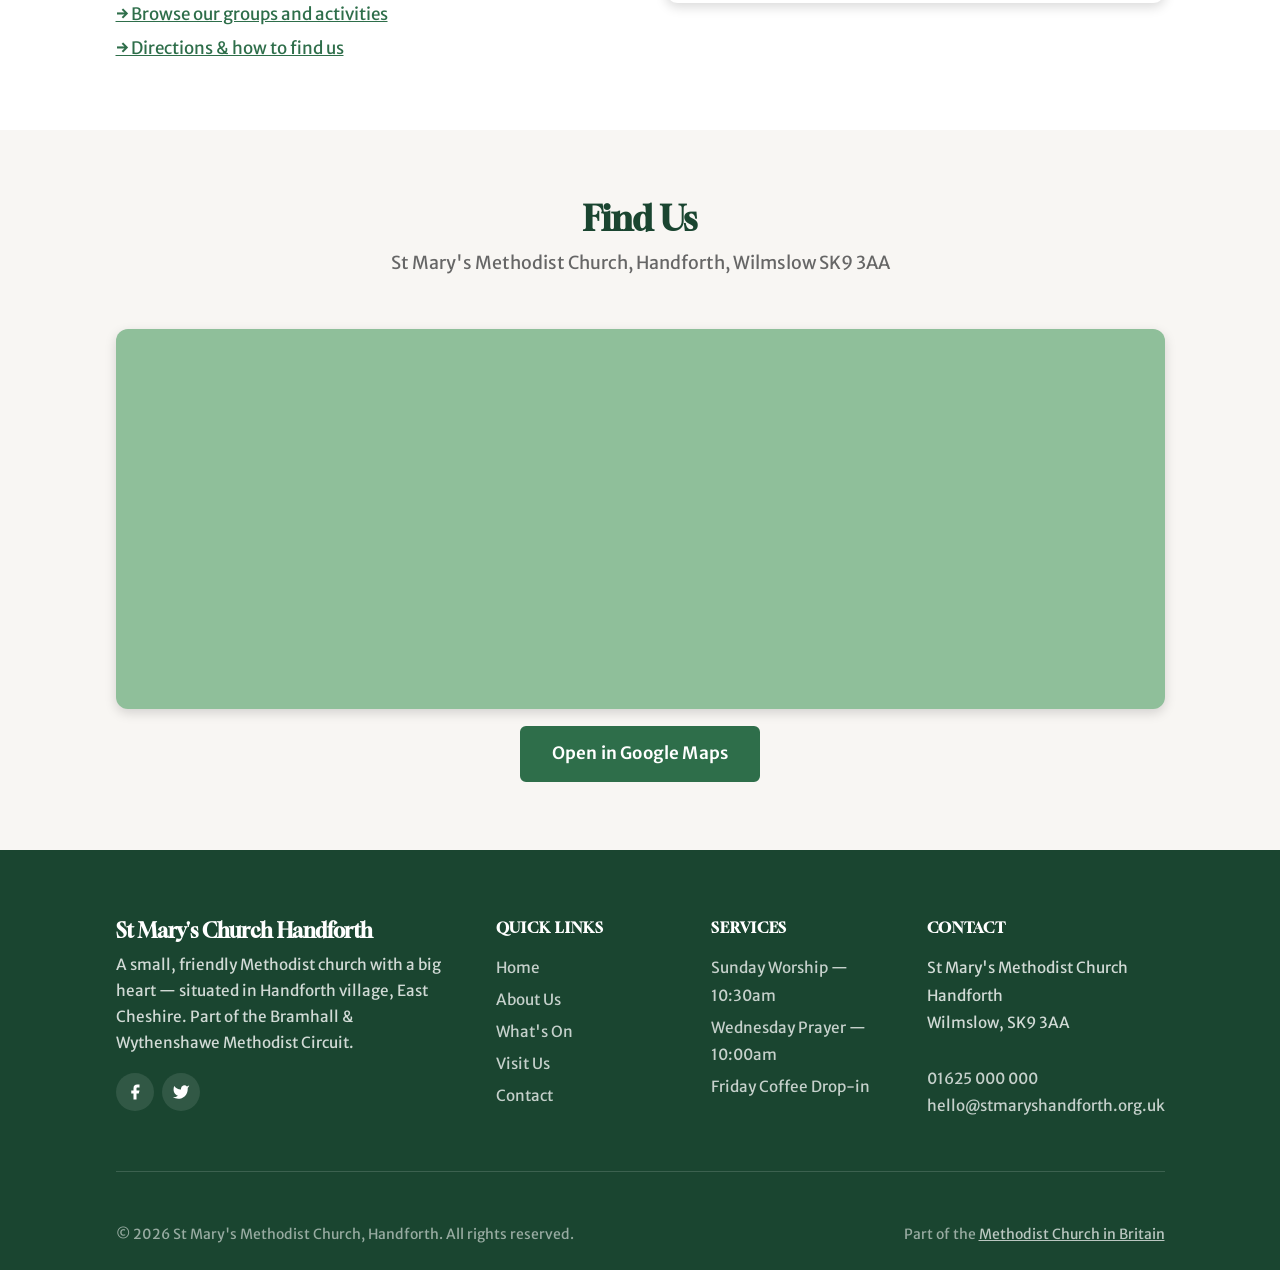
<file: contact.html>
<!DOCTYPE html>
<html lang="en-GB">
<head>
  <meta charset="UTF-8">
  <meta name="viewport" content="width=device-width, initial-scale=1.0">
  <meta name="description" content="Contact St Mary's Methodist Church Handforth — get in touch by phone, email, or send us a message using our contact form. We'd love to hear from you.">
  <title>Contact Us | St Mary's Methodist Church Handforth</title>
  <link rel="preconnect" href="https://fonts.googleapis.com">
  <link rel="preconnect" href="https://fonts.gstatic.com" crossorigin>
  <link rel="stylesheet" href="css/style.css">
</head>
<body>

  <!-- Skip Link -->
  <a class="skip-link" href="#main-content">Skip to main content</a>

  <!-- Navigation -->
  <nav class="site-nav" aria-label="Main navigation">
    <div class="nav-inner">
      <a href="index.html" class="nav-brand" aria-label="St Mary's Methodist Church Handforth — Home">
        <div class="nav-brand-icon" aria-hidden="true">
          <svg viewBox="0 0 24 24" aria-hidden="true">
            <path d="M10 20v-6h4v6h5v-8h3L12 3 2 12h3v8z"/>
          </svg>
        </div>
        <div class="nav-brand-text">
          <strong>St Mary's Methodist Church</strong>
          <span>Handforth, Cheshire</span>
        </div>
      </a>

      <button class="nav-toggle" aria-controls="nav-menu" aria-expanded="false" aria-label="Open navigation menu">
        <div class="hamburger" aria-hidden="true">
          <span></span><span></span><span></span>
        </div>
      </button>

      <ul class="nav-links" id="nav-menu" role="list">
        <li><a href="index.html">Home</a></li>
        <li><a href="about.html">About</a></li>
        <li><a href="whats-on.html">What's On</a></li>
        <li><a href="visit.html">Visit Us</a></li>        <li><a href="room-hire.html">Room Hire</a></li>        <li><a href="contact.html" class="btn btn--primary nav-cta active" aria-current="page">Contact Us</a></li>
      </ul>
    </div>
  </nav>

  <!-- Breadcrumb -->
  <nav class="breadcrumb" aria-label="Breadcrumb">
    <div class="container">
      <ol role="list">
        <li><a href="index.html">Home</a></li>
        <li><span aria-current="page">Contact</span></li>
      </ol>
    </div>
  </nav>

  <!-- Main Content -->
  <main id="main-content">

    <!-- Page Hero -->
    <section class="page-hero" aria-labelledby="page-hero-heading">
      <div class="container">
        <div class="hero-eyebrow">We'd love to hear from you</div>
        <h1 id="page-hero-heading">Get in Touch</h1>
        <p>Whether you have a question, need support, or simply want to know more — we're here for you.</p>
      </div>
    </section>

    <!-- Contact Details + Form -->
    <section class="section" aria-labelledby="contact-section-heading">
      <div class="container">
        <h2 id="contact-section-heading" class="visually-hidden">Contact information and form</h2>

        <div class="grid-2" style="align-items:start; gap:3rem;">

          <!-- Contact Details -->
          <div>
            <h2 style="margin-bottom:1.5rem;">How to Reach Us</h2>

            <div style="display:flex; flex-direction:column; gap:1rem; margin-bottom:2rem;">

              <div class="contact-detail-card">
                <div class="contact-detail-icon" aria-hidden="true">
                  <svg viewBox="0 0 24 24"><path d="M6.62 10.79c1.44 2.83 3.76 5.15 6.59 6.59l2.2-2.2c.28-.28.67-.36 1.02-.25 1.12.37 2.33.57 3.57.57.55 0 1 .45 1 1V20c0 .55-.45 1-1 1-9.39 0-17-7.61-17-17 0-.55.45-1 1-1h3.5c.55 0 1 .45 1 1 0 1.25.2 2.45.57 3.57.11.35.03.74-.25 1.02l-2.2 2.2z"/></svg>
                </div>
                <div>
                  <h4>Phone</h4>
                  <a href="tel:+441625000000">01625 000 000</a>
                  <p style="font-size:0.85rem; color:var(--colour-text-muted); margin-top:0.25rem;">Available Monday–Friday, 9am–5pm</p>
                </div>
              </div>

              <div class="contact-detail-card">
                <div class="contact-detail-icon" aria-hidden="true">
                  <svg viewBox="0 0 24 24"><path d="M20 4H4c-1.1 0-2 .9-2 2v12c0 1.1.9 2 2 2h16c1.1 0 2-.9 2-2V6c0-1.1-.9-2-2-2zm0 4l-8 5-8-5V6l8 5 8-5v2z"/></svg>
                </div>
                <div>
                  <h4>Email</h4>
                  <a href="mailto:hello@stmaryshandforth.org.uk">hello@stmaryshandforth.org.uk</a>
                  <p style="font-size:0.85rem; color:var(--colour-text-muted); margin-top:0.25rem;">We aim to reply within 2 working days</p>
                </div>
              </div>

              <div class="contact-detail-card">
                <div class="contact-detail-icon" aria-hidden="true">
                  <svg viewBox="0 0 24 24"><path d="M12 2C8.13 2 5 5.13 5 9c0 5.25 7 13 7 13s7-7.75 7-13c0-3.87-3.13-7-7-7zm0 9.5c-1.38 0-2.5-1.12-2.5-2.5s1.12-2.5 2.5-2.5 2.5 1.12 2.5 2.5-1.12 2.5-2.5 2.5z"/></svg>
                </div>
                <div>
                  <h4>Address</h4>
                  <address style="font-style:normal;">
                    St Mary's Methodist Church<br>
                    Handforth, Wilmslow<br>
                    SK9 3AA
                  </address>
                </div>
              </div>

              <div class="contact-detail-card">
                <div class="contact-detail-icon" aria-hidden="true">
                  <svg viewBox="0 0 24 24"><path d="M12 2C6.48 2 2 6.48 2 12s4.48 10 10 10 10-4.48 10-10S17.52 2 12 2zm0 18c-4.41 0-8-3.59-8-8s3.59-8 8-8 8 3.59 8 8-3.59 8-8 8zm.5-13H11v6l5.25 3.15.75-1.23-4.5-2.67V7z"/></svg>
                </div>
                <div>
                  <h4>Drop-in Hours</h4>
                  <p>Friday Coffee &amp; Chat: <strong>10am–12pm</strong></p>
                  <p style="font-size:0.85rem; color:var(--colour-text-muted); margin-top:0.25rem;">No need to book — just turn up!</p>
                </div>
              </div>

            </div>

            <!-- Social Media -->
            <div style="background:var(--colour-primary-lt); border-radius:var(--border-radius-lg); padding:1.5rem;">
              <h3 style="font-size:1rem; margin-bottom:1rem;">Follow Us</h3>
              <div style="display:flex; gap:1rem; flex-wrap:wrap;">
                <a href="#" class="btn btn--outline" style="display:flex; align-items:center; gap:0.5rem; padding:0.6rem 1.2rem; font-size:0.9rem;" aria-label="Visit our Facebook page">
                  <svg viewBox="0 0 24 24" style="width:16px;height:16px;fill:currentColor;" aria-hidden="true"><path d="M18 2h-3a5 5 0 00-5 5v3H7v4h3v8h4v-8h3l1-4h-4V7a1 1 0 011-1h3z"/></svg>
                  Facebook
                </a>
                <a href="#" class="btn btn--outline" style="display:flex; align-items:center; gap:0.5rem; padding:0.6rem 1.2rem; font-size:0.9rem;" aria-label="Follow us on Twitter">
                  <svg viewBox="0 0 24 24" style="width:16px;height:16px;fill:currentColor;" aria-hidden="true"><path d="M23 3a10.9 10.9 0 01-3.14 1.53 4.48 4.48 0 00-7.86 3v1A10.66 10.66 0 013 4s-4 9 5 13a11.64 11.64 0 01-7 2c9 5 20 0 20-11.5a4.5 4.5 0 00-.08-.83A7.72 7.72 0 0023 3z"/></svg>
                  Twitter / X
                </a>
              </div>
            </div>

            <!-- Quick links -->
            <div style="margin-top:1.5rem;">
              <h3 style="font-size:1rem; margin-bottom:0.75rem;">Useful Links</h3>
              <ul style="display:flex; flex-direction:column; gap:0.4rem;">
                <li><a href="visit.html#first-visit">→ What to expect on your first visit</a></li>
                <li><a href="visit.html#faq">→ Frequently asked questions</a></li>
                <li><a href="whats-on.html#groups">→ Browse our groups and activities</a></li>
                <li><a href="visit.html#location">→ Directions &amp; how to find us</a></li>
              </ul>
            </div>
          </div>

          <!-- Contact Form -->
          <div>
            <h2 style="margin-bottom:1.5rem;">Send Us a Message</h2>

            <div class="contact-form">
              <form id="contact-form" novalidate aria-label="Contact form">

                <div class="form-row">
                  <div class="form-group">
                    <label for="first-name">
                      First name
                      <span class="required" aria-hidden="true">*</span>
                    </label>
                    <input
                      type="text"
                      id="first-name"
                      name="first_name"
                      class="form-control"
                      required
                      autocomplete="given-name"
                      aria-required="true"
                      placeholder="Your first name"
                    >
                    <p class="form-error" role="alert" style="display:none; color:var(--colour-error); font-size:0.85rem; margin-top:0.25rem;">Please enter your first name.</p>
                  </div>
                  <div class="form-group">
                    <label for="last-name">
                      Last name
                      <span class="required" aria-hidden="true">*</span>
                    </label>
                    <input
                      type="text"
                      id="last-name"
                      name="last_name"
                      class="form-control"
                      required
                      autocomplete="family-name"
                      aria-required="true"
                      placeholder="Your last name"
                    >
                    <p class="form-error" role="alert" style="display:none; color:var(--colour-error); font-size:0.85rem; margin-top:0.25rem;">Please enter your last name.</p>
                  </div>
                </div>

                <div class="form-group">
                  <label for="email">
                    Email address
                    <span class="required" aria-hidden="true">*</span>
                  </label>
                  <input
                    type="email"
                    id="email"
                    name="email"
                    class="form-control"
                    required
                    autocomplete="email"
                    aria-required="true"
                    placeholder="your@email.com"
                  >
                  <p class="form-error" role="alert" style="display:none; color:var(--colour-error); font-size:0.85rem; margin-top:0.25rem;">Please enter your email address.</p>
                </div>

                <div class="form-group">
                  <label for="phone">
                    Phone number <span style="font-weight:400; color:var(--colour-text-muted);">(optional)</span>
                  </label>
                  <input
                    type="tel"
                    id="phone"
                    name="phone"
                    class="form-control"
                    autocomplete="tel"
                    placeholder="e.g. 01625 000 000"
                  >
                </div>

                <div class="form-group">
                  <label for="subject">
                    Subject
                    <span class="required" aria-hidden="true">*</span>
                  </label>
                  <select id="subject" name="subject" class="form-control" required aria-required="true">
                    <option value="">Please select a subject…</option>
                    <option value="general">General enquiry</option>
                    <option value="services">Service times / visiting</option>
                    <option value="groups">Groups &amp; activities</option>
                    <option value="events">Events &amp; bookings</option>
                    <option value="pastoral">Pastoral support / prayer request</option>
                    <option value="weddings">Weddings &amp; baptisms</option>
                    <option value="funerals">Funerals &amp; bereavement</option>
                    <option value="other">Something else</option>
                  </select>
                  <p class="form-error" role="alert" style="display:none; color:var(--colour-error); font-size:0.85rem; margin-top:0.25rem;">Please select a subject.</p>
                </div>

                <div class="form-group">
                  <label for="message">
                    Your message
                    <span class="required" aria-hidden="true">*</span>
                  </label>
                  <textarea
                    id="message"
                    name="message"
                    class="form-control"
                    required
                    aria-required="true"
                    rows="6"
                    placeholder="Tell us how we can help…"
                  ></textarea>
                  <p class="form-error" role="alert" style="display:none; color:var(--colour-error); font-size:0.85rem; margin-top:0.25rem;">Please enter your message.</p>
                </div>

                <div class="form-group">
                  <label style="display:flex; align-items:flex-start; gap:0.75rem; font-weight:400; cursor:pointer;">
                    <input
                      type="checkbox"
                      name="consent"
                      id="consent"
                      required
                      aria-required="true"
                      style="width:18px; height:18px; margin-top:0.15rem; flex-shrink:0; cursor:pointer;"
                    >
                    <span style="font-size:0.9rem; color:var(--colour-text-muted);">
                      I consent to St Mary's Church Handforth storing my submitted information so they can respond to my enquiry. We will never share your information with third parties.
                      <span class="required" aria-hidden="true">*</span>
                    </span>
                  </label>
                  <p class="form-error" role="alert" style="display:none; color:var(--colour-error); font-size:0.85rem; margin-top:0.25rem;">Please confirm your consent to proceed.</p>
                </div>

                <p style="font-size:0.82rem; color:var(--colour-text-muted); margin-bottom:1.5rem;">
                  Fields marked with <span style="color:var(--colour-error);">*</span> are required.
                </p>

                <button type="submit" class="btn btn--primary btn--lg" style="width:100%;">
                  Send Message
                </button>

              </form>

              <div class="form-success" role="alert" tabindex="-1" aria-live="polite">
                <p style="font-size:1.5rem; margin-bottom:0.5rem;" aria-hidden="true">✅</p>
                <p>Thank you — your message has been sent!</p>
                <p style="font-weight:400; font-size:0.95rem; color:var(--colour-success); margin-top:0.5rem;">We aim to respond within 2 working days. If your query is urgent, please call us on <a href="tel:+441625000000" style="color:var(--colour-success);">01625 000 000</a>.</p>
              </div>
            </div>
          </div>

        </div>
      </div>
    </section>

    <!-- Map Section -->
    <section class="section section--alt" aria-labelledby="contact-map-heading" id="map">
      <div class="container">
        <div class="section-header">
          <h2 id="contact-map-heading">Find Us</h2>
          <p>St Mary's Methodist Church, Handforth, Wilmslow SK9 3AA</p>
        </div>
        <div class="map-container" role="region" aria-label="Map showing church location">
          <iframe
            src="https://www.google.com/maps/embed?pb=!1m18!1m12!1m3!1d9456.527!2d-2.222!3d53.362!2m3!1f0!2f0!3f0!3m2!1i1024!2i768!4f13.1!3m3!1m2!1s0x487a588e8a49b7e7%3A0x1234567890abcdef!2sHandforth%2C%20Wilmslow%20SK9%203AA!5e0!3m2!1sen!2suk!4v1234567890"
            width="100%"
            height="380"
            style="border:0;"
            allowfullscreen=""
            loading="lazy"
            referrerpolicy="no-referrer-when-downgrade"
            title="Map showing location of St Mary's Church Handforth">
          </iframe>
        </div>
        <p class="text-center" style="margin-top:1rem;">
          <a href="https://maps.google.com/?q=Handforth+SK9+3AA" class="btn btn--primary" target="_blank" rel="noopener noreferrer">Open in Google Maps</a>
        </p>
      </div>
    </section>

  </main>

  <!-- Footer -->
  <footer class="site-footer" role="contentinfo">
    <div class="container">
      <div class="footer-grid">
        <div class="footer-brand">
          <h3>St Mary's Church Handforth</h3>
          <p>A small, friendly Methodist church with a big heart — situated in Handforth village, East Cheshire. Part of the Bramhall &amp; Wythenshawe Methodist Circuit.</p>
          <div class="footer-social" aria-label="Social media links">
            <a href="#" aria-label="Facebook" title="Visit our Facebook page">
              <svg viewBox="0 0 24 24" aria-hidden="true"><path d="M18 2h-3a5 5 0 00-5 5v3H7v4h3v8h4v-8h3l1-4h-4V7a1 1 0 011-1h3z"/></svg>
            </a>
            <a href="#" aria-label="Twitter / X" title="Follow us on Twitter">
              <svg viewBox="0 0 24 24" aria-hidden="true"><path d="M23 3a10.9 10.9 0 01-3.14 1.53 4.48 4.48 0 00-7.86 3v1A10.66 10.66 0 013 4s-4 9 5 13a11.64 11.64 0 01-7 2c9 5 20 0 20-11.5a4.5 4.5 0 00-.08-.83A7.72 7.72 0 0023 3z"/></svg>
            </a>
          </div>
        </div>
        <div class="footer-col">
          <h4>Quick Links</h4>
          <ul>
            <li><a href="index.html">Home</a></li>
            <li><a href="about.html">About Us</a></li>
            <li><a href="whats-on.html">What's On</a></li>
            <li><a href="visit.html">Visit Us</a></li>
            <li><a href="contact.html">Contact</a></li>
          </ul>
        </div>
        <div class="footer-col">
          <h4>Services</h4>
          <ul>
            <li><a href="visit.html#services">Sunday Worship — 10:30am</a></li>
            <li><a href="visit.html#services">Wednesday Prayer — 10:00am</a></li>
            <li><a href="visit.html#services">Friday Coffee Drop-in</a></li>
          </ul>
        </div>
        <div class="footer-col">
          <h4>Contact</h4>
          <address>
            St Mary's Methodist Church<br>
            Handforth<br>
            Wilmslow, SK9 3AA<br><br>
            <a href="tel:+441625000000">01625 000 000</a><br>
            <a href="mailto:hello@stmaryshandforth.org.uk">hello@stmaryshandforth.org.uk</a>
          </address>
        </div>
      </div>
      <div class="footer-bottom">
        <p>© <span id="footer-year">2025</span> St Mary's Methodist Church, Handforth. All rights reserved.</p>
        <p>Part of the <a href="https://www.methodist.org.uk" style="color:rgba(255,255,255,0.7);" target="_blank" rel="noopener noreferrer">Methodist Church in Britain</a></p>
      </div>
    </div>
  </footer>

  <script src="js/main.js"></script>
  <script>document.getElementById('footer-year').textContent = new Date().getFullYear();</script>
</body>
</html>
</file>
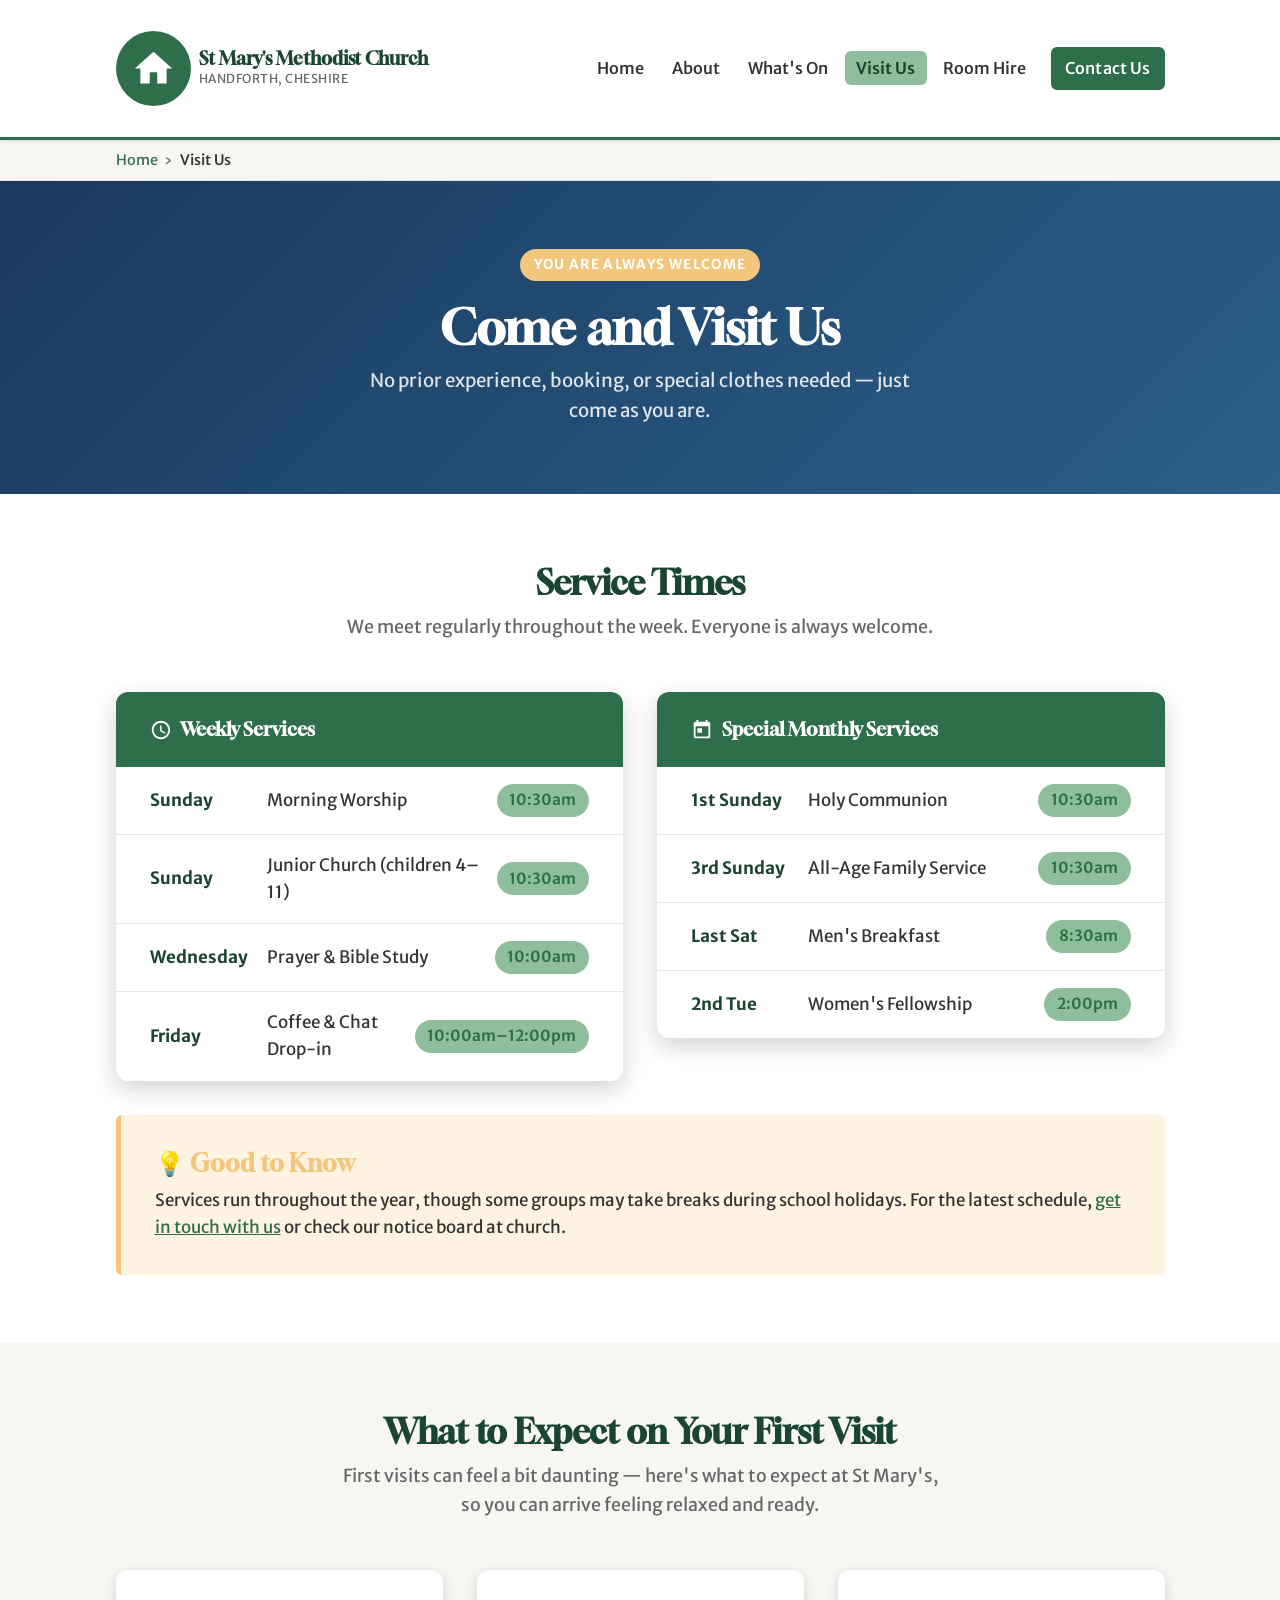
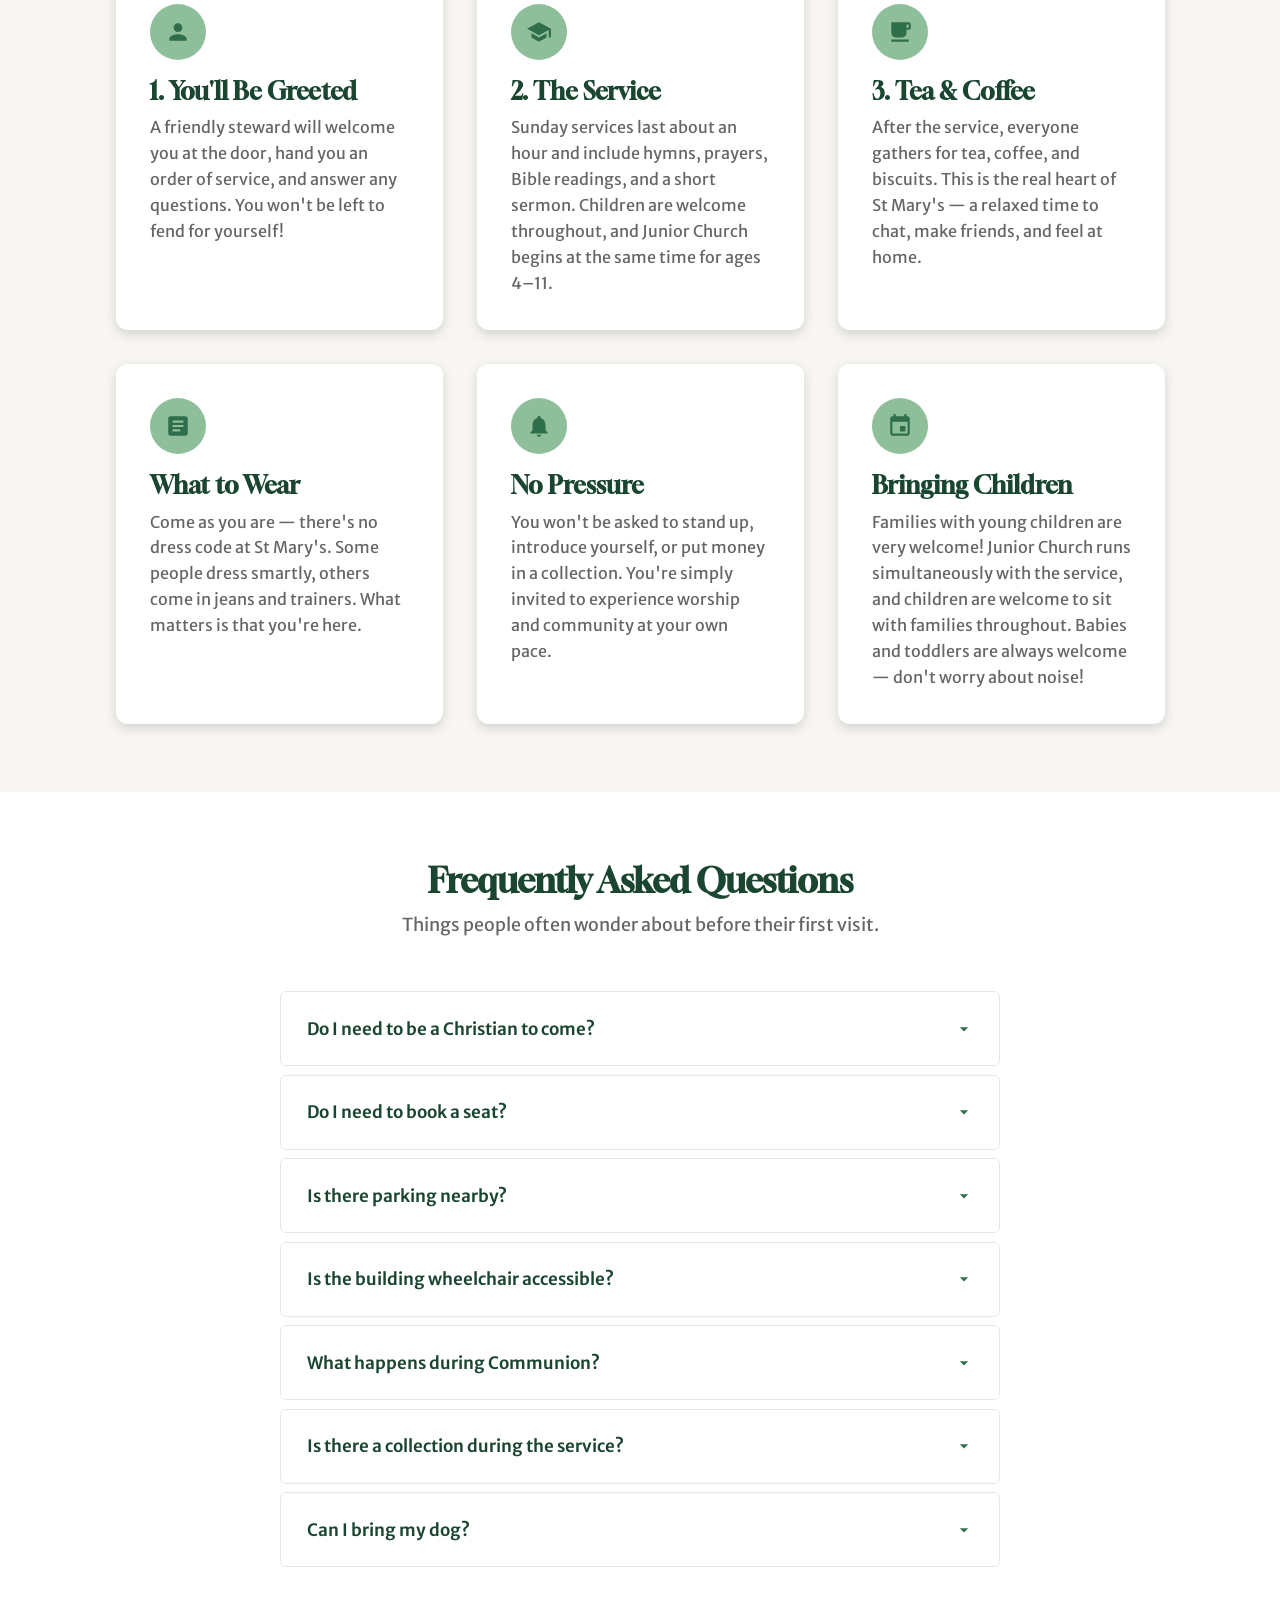
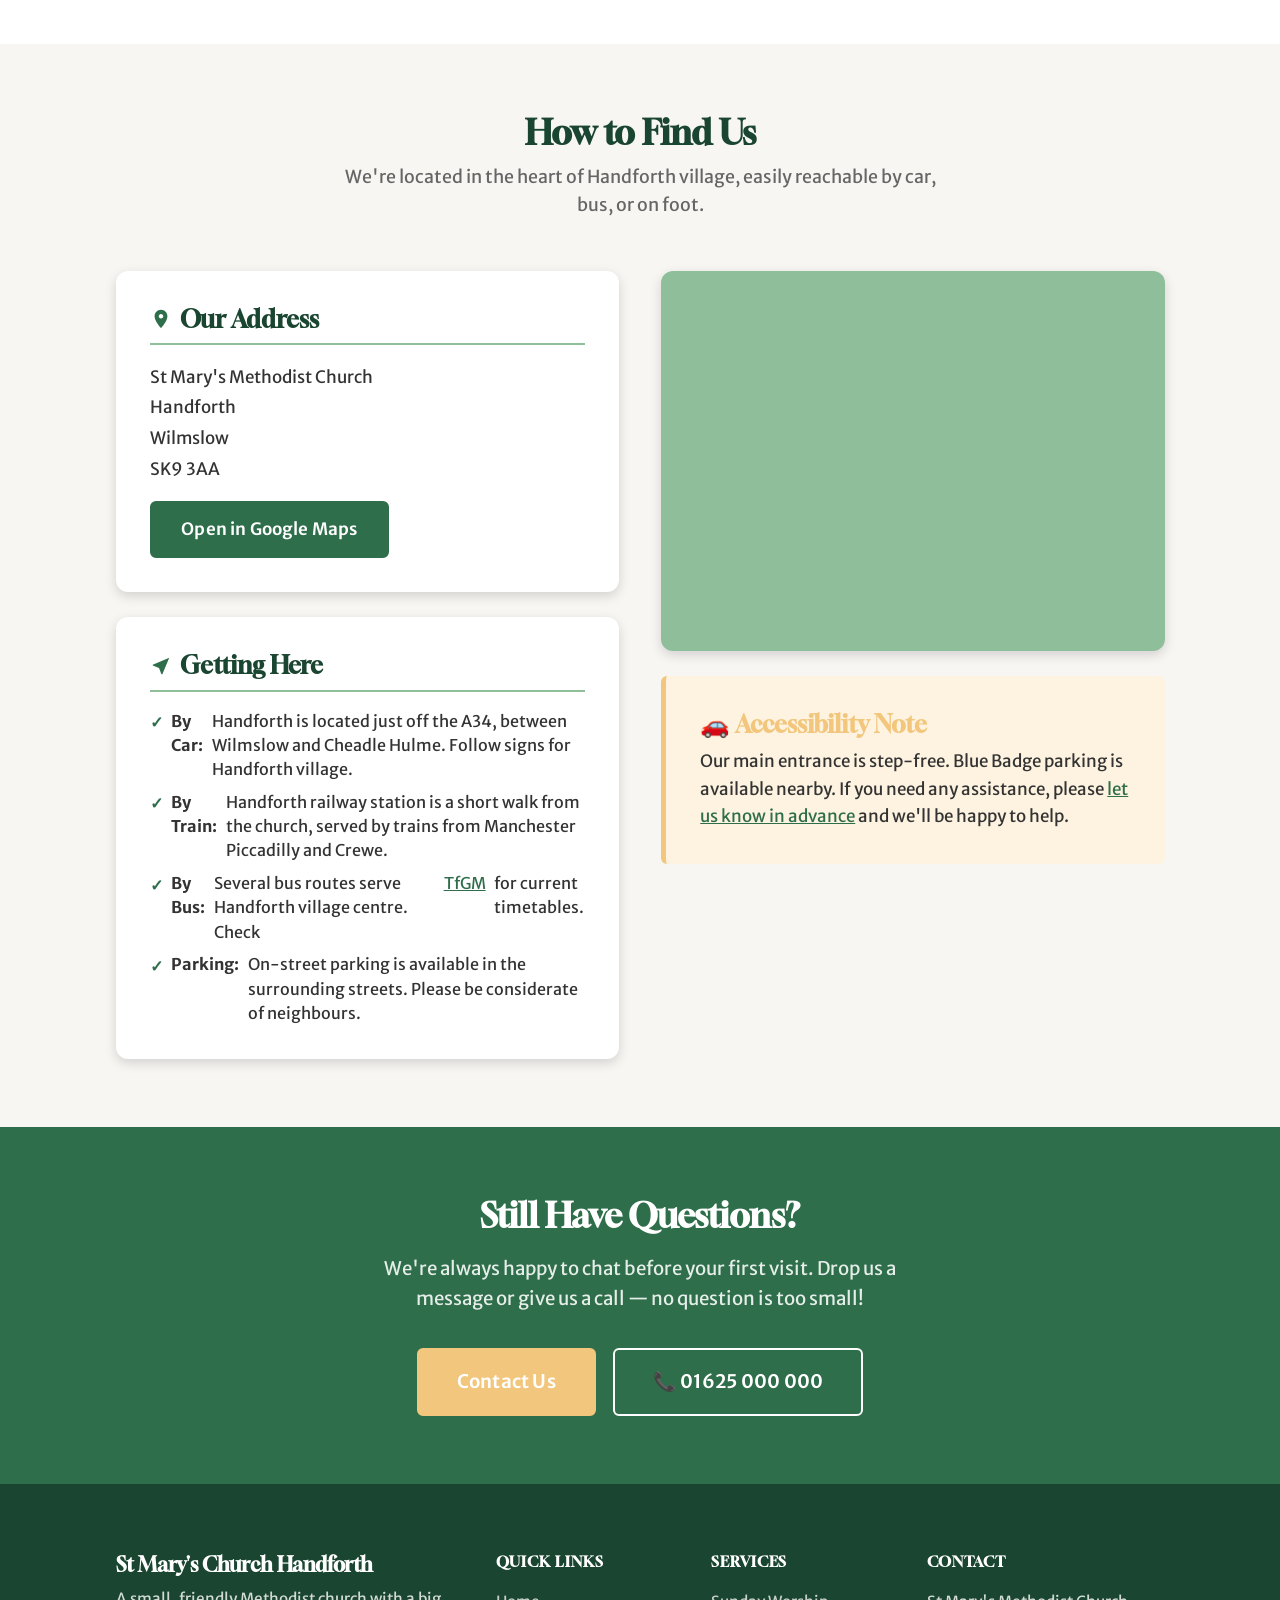
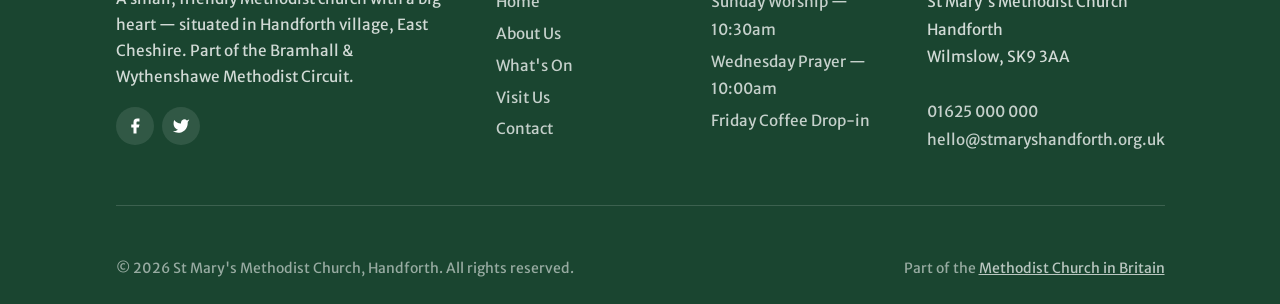
<file: visit.html>
<!DOCTYPE html>
<html lang="en-GB">
<head>
  <meta charset="UTF-8">
  <meta name="viewport" content="width=device-width, initial-scale=1.0">
  <meta name="description" content="Plan your visit to St Mary's Methodist Church Handforth — find our address, service times, parking information, and what to expect on your first visit.">
  <title>Visit Us | St Mary's Methodist Church Handforth</title>
  <link rel="preconnect" href="https://fonts.googleapis.com">
  <link rel="preconnect" href="https://fonts.gstatic.com" crossorigin>
  <link rel="stylesheet" href="css/style.css">
</head>
<body>

  <!-- Skip Link -->
  <a class="skip-link" href="#main-content">Skip to main content</a>

  <!-- Navigation -->
  <nav class="site-nav" aria-label="Main navigation">
    <div class="nav-inner">
      <a href="index.html" class="nav-brand" aria-label="St Mary's Methodist Church Handforth — Home">
        <div class="nav-brand-icon" aria-hidden="true">
          <svg viewBox="0 0 24 24" aria-hidden="true">
            <path d="M10 20v-6h4v6h5v-8h3L12 3 2 12h3v8z"/>
          </svg>
        </div>
        <div class="nav-brand-text">
          <strong>St Mary's Methodist Church</strong>
          <span>Handforth, Cheshire</span>
        </div>
      </a>

      <button class="nav-toggle" aria-controls="nav-menu" aria-expanded="false" aria-label="Open navigation menu">
        <div class="hamburger" aria-hidden="true">
          <span></span><span></span><span></span>
        </div>
      </button>

      <ul class="nav-links" id="nav-menu" role="list">
        <li><a href="index.html">Home</a></li>
        <li><a href="about.html">About</a></li>
        <li><a href="whats-on.html">What's On</a></li>
        <li><a href="visit.html" class="active" aria-current="page">Visit Us</a></li>
        <li><a href="room-hire.html">Room Hire</a></li>
        <li><a href="contact.html" class="btn btn--primary nav-cta" style="color: white;">Contact Us</a></li>
      </ul>
    </div>
  </nav>

  <!-- Breadcrumb -->
  <nav class="breadcrumb" aria-label="Breadcrumb">
    <div class="container">
      <ol role="list">
        <li><a href="index.html">Home</a></li>
        <li><span aria-current="page">Visit Us</span></li>
      </ol>
    </div>
  </nav>

  <!-- Main Content -->
  <main id="main-content">

    <!-- Page Hero -->
    <section class="page-hero" aria-labelledby="page-hero-heading">
      <div class="container">
        <div class="hero-eyebrow">You are always welcome</div>
        <h1 id="page-hero-heading">Come and Visit Us</h1>
        <p>No prior experience, booking, or special clothes needed — just come as you are.</p>
      </div>
    </section>

    <!-- Service Times -->
    <section class="section" aria-labelledby="services-heading" id="services">
      <div class="container">
        <div class="section-header">
          <h2 id="services-heading">Service Times</h2>
          <p>We meet regularly throughout the week. Everyone is always welcome.</p>
        </div>

        <div class="grid-2" style="align-items:start; gap:2rem;">
          <div class="service-times-panel" role="region" aria-label="Service schedule">
            <div class="service-times-header">
              <svg viewBox="0 0 24 24" aria-hidden="true">
                <path d="M12 2C6.48 2 2 6.48 2 12s4.48 10 10 10 10-4.48 10-10S17.52 2 12 2zm0 18c-4.41 0-8-3.59-8-8s3.59-8 8-8 8 3.59 8 8-3.59 8-8 8zm.5-13H11v6l5.25 3.15.75-1.23-4.5-2.67V7z"/>
              </svg>
              <h3>Weekly Services</h3>
            </div>
            <div class="service-time-row">
              <span class="service-day">Sunday</span>
              <span class="service-name">Morning Worship</span>
              <span class="service-time-badge">10:30am</span>
            </div>
            <div class="service-time-row">
              <span class="service-day">Sunday</span>
              <span class="service-name">Junior Church (children 4–11)</span>
              <span class="service-time-badge">10:30am</span>
            </div>
            <div class="service-time-row">
              <span class="service-day">Wednesday</span>
              <span class="service-name">Prayer &amp; Bible Study</span>
              <span class="service-time-badge">10:00am</span>
            </div>
            <div class="service-time-row">
              <span class="service-day">Friday</span>
              <span class="service-name">Coffee &amp; Chat Drop-in</span>
              <span class="service-time-badge">10:00am–12:00pm</span>
            </div>
          </div>

          <div class="service-times-panel" role="region" aria-label="Monthly services">
            <div class="service-times-header">
              <svg viewBox="0 0 24 24" aria-hidden="true">
                <path d="M19 3h-1V1h-2v2H8V1H6v2H5c-1.11 0-2 .9-2 2v14c0 1.1.89 2 2 2h14c1.1 0 2-.9 2-2V5c0-1.1-.9-2-2-2zm0 16H5V8h14v11zM7 10h5v5H7z"/>
              </svg>
              <h3>Special Monthly Services</h3>
            </div>
            <div class="service-time-row">
              <span class="service-day">1st Sunday</span>
              <span class="service-name">Holy Communion</span>
              <span class="service-time-badge">10:30am</span>
            </div>
            <div class="service-time-row">
              <span class="service-day">3rd Sunday</span>
              <span class="service-name">All-Age Family Service</span>
              <span class="service-time-badge">10:30am</span>
            </div>
            <div class="service-time-row">
              <span class="service-day">Last Sat</span>
              <span class="service-name">Men's Breakfast</span>
              <span class="service-time-badge">8:30am</span>
            </div>
            <div class="service-time-row">
              <span class="service-day">2nd Tue</span>
              <span class="service-name">Women's Fellowship</span>
              <span class="service-time-badge">2:00pm</span>
            </div>
          </div>
        </div>

        <div class="welcome-banner" style="margin-top:2rem; margin-bottom:0;">
          <h3>💡 Good to Know</h3>
          <p>Services run throughout the year, though some groups may take breaks during school holidays. For the latest schedule, <a href="contact.html">get in touch with us</a> or check our notice board at church.</p>
        </div>
      </div>
    </section>

    <!-- What to Expect -->
    <section class="section section--alt" aria-labelledby="expect-heading" id="first-visit">
      <div class="container">
        <div class="section-header">
          <h2 id="expect-heading">What to Expect on Your First Visit</h2>
          <p>First visits can feel a bit daunting — here's what to expect at St Mary's, so you can arrive feeling relaxed and ready.</p>
        </div>

        <div class="grid-3">
          <div class="card">
            <div class="card-body">
              <div class="card-icon" aria-hidden="true">
                <svg viewBox="0 0 24 24"><path d="M12 12c2.21 0 4-1.79 4-4s-1.79-4-4-4-4 1.79-4 4 1.79 4 4 4zm0 2c-2.67 0-8 1.34-8 4v2h16v-2c0-2.66-5.33-4-8-4z"/></svg>
              </div>
              <h3>1. You'll Be Greeted</h3>
              <p>A friendly steward will welcome you at the door, hand you an order of service, and answer any questions. You won't be left to fend for yourself!</p>
            </div>
          </div>

          <div class="card">
            <div class="card-body">
              <div class="card-icon" aria-hidden="true">
                <svg viewBox="0 0 24 24"><path d="M12 3L1 9l11 6 9-4.91V17h2V9L12 3zM5 13.18v4L12 21l7-3.82v-4L12 17l-7-3.82z"/></svg>
              </div>
              <h3>2. The Service</h3>
              <p>Sunday services last about an hour and include hymns, prayers, Bible readings, and a short sermon. Children are welcome throughout, and Junior Church begins at the same time for ages 4–11.</p>
            </div>
          </div>

          <div class="card">
            <div class="card-body">
              <div class="card-icon" aria-hidden="true">
                <svg viewBox="0 0 24 24"><path d="M20 3H4v10c0 2.21 1.79 4 4 4h6c2.21 0 4-1.79 4-4v-3h2c1.11 0 2-.89 2-2V5c0-1.11-.89-2-2-2zm0 5h-2V5h2v3zM4 19h16v2H4z"/></svg>
              </div>
              <h3>3. Tea &amp; Coffee</h3>
              <p>After the service, everyone gathers for tea, coffee, and biscuits. This is the real heart of St Mary's — a relaxed time to chat, make friends, and feel at home.</p>
            </div>
          </div>

          <div class="card">
            <div class="card-body">
              <div class="card-icon" aria-hidden="true">
                <svg viewBox="0 0 24 24"><path d="M19 3H5c-1.1 0-2 .9-2 2v14c0 1.1.9 2 2 2h14c1.1 0 2-.9 2-2V5c0-1.1-.9-2-2-2zm-5 14H7v-2h7v2zm3-4H7v-2h10v2zm0-4H7V7h10v2z"/></svg>
              </div>
              <h3>What to Wear</h3>
              <p>Come as you are — there's no dress code at St Mary's. Some people dress smartly, others come in jeans and trainers. What matters is that you're here.</p>
            </div>
          </div>

          <div class="card">
            <div class="card-body">
              <div class="card-icon" aria-hidden="true">
                <svg viewBox="0 0 24 24"><path d="M12 22c1.1 0 2-.9 2-2h-4c0 1.1.9 2 2 2zm6-6v-5c0-3.07-1.64-5.64-4.5-6.32V4c0-.83-.67-1.5-1.5-1.5s-1.5.67-1.5 1.5v.68C7.63 5.36 6 7.92 6 11v5l-2 2v1h16v-1l-2-2z"/></svg>
              </div>
              <h3>No Pressure</h3>
              <p>You won't be asked to stand up, introduce yourself, or put money in a collection. You're simply invited to experience worship and community at your own pace.</p>
            </div>
          </div>

          <div class="card">
            <div class="card-body">
              <div class="card-icon" aria-hidden="true">
                <svg viewBox="0 0 24 24"><path d="M17 12h-5v5h5v-5zM16 1v2H8V1H6v2H5c-1.11 0-1.99.9-1.99 2L3 19c0 1.1.89 2 2 2h14c1.1 0 2-.9 2-2V5c0-1.1-.9-2-2-2h-1V1h-2zm3 18H5V8h14v11z"/></svg>
              </div>
              <h3>Bringing Children</h3>
              <p>Families with young children are very welcome! Junior Church runs simultaneously with the service, and children are welcome to sit with families throughout. Babies and toddlers are always welcome — don't worry about noise!</p>
            </div>
          </div>
        </div>
      </div>
    </section>

    <!-- FAQ -->
    <section class="section" aria-labelledby="faq-heading" id="faq">
      <div class="container">
        <div class="section-header">
          <h2 id="faq-heading">Frequently Asked Questions</h2>
          <p>Things people often wonder about before their first visit.</p>
        </div>

        <div style="max-width:720px; margin:0 auto;">
          <div class="faq-list">

            <div class="faq-item">
              <button class="faq-question" aria-expanded="false">
                Do I need to be a Christian to come?
                <svg class="faq-arrow" viewBox="0 0 24 24" aria-hidden="true"><path d="M7 10l5 5 5-5z"/></svg>
              </button>
              <div class="faq-answer" role="region">
                <div class="faq-answer-inner">
                  Not at all! Many of our regular attendees are still exploring faith, and some simply enjoy the community without holding any particular beliefs. Everyone is genuinely welcome, wherever you are on your spiritual journey.
                </div>
              </div>
            </div>

            <div class="faq-item">
              <button class="faq-question" aria-expanded="false">
                Do I need to book a seat?
                <svg class="faq-arrow" viewBox="0 0 24 24" aria-hidden="true"><path d="M7 10l5 5 5-5z"/></svg>
              </button>
              <div class="faq-answer" role="region">
                <div class="faq-answer-inner">
                  No booking required — just turn up! The only exception is for special ticketed events (like quiz nights or suppers), which will be clearly marked in the event listing.
                </div>
              </div>
            </div>

            <div class="faq-item">
              <button class="faq-question" aria-expanded="false">
                Is there parking nearby?
                <svg class="faq-arrow" viewBox="0 0 24 24" aria-hidden="true"><path d="M7 10l5 5 5-5z"/></svg>
              </button>
              <div class="faq-answer" role="region">
                <div class="faq-answer-inner">
                  Yes — there is parking available in the surrounding streets. Please be considerate of our neighbours. Handforth village centre is also easily walkable from local bus stops.
                </div>
              </div>
            </div>

            <div class="faq-item">
              <button class="faq-question" aria-expanded="false">
                Is the building wheelchair accessible?
                <svg class="faq-arrow" viewBox="0 0 24 24" aria-hidden="true"><path d="M7 10l5 5 5-5z"/></svg>
              </button>
              <div class="faq-answer" role="region">
                <div class="faq-answer-inner">
                  The main church entrance is step-free and we have accessible seating within the building. If you have specific accessibility needs, please <a href="contact.html">contact us in advance</a> and we'll be happy to assist.
                </div>
              </div>
            </div>

            <div class="faq-item">
              <button class="faq-question" aria-expanded="false">
                What happens during Communion?
                <svg class="faq-arrow" viewBox="0 0 24 24" aria-hidden="true"><path d="M7 10l5 5 5-5z"/></svg>
              </button>
              <div class="faq-answer" role="region">
                <div class="faq-answer-inner">
                  Holy Communion (the Eucharist) takes place on the first Sunday of each month. All are welcome to receive — Methodism practices an open table, meaning you don't need to be a church member or a confirmed Christian to participate. If you'd prefer not to receive, you're warmly invited to remain seated or come forward for a blessing.
                </div>
              </div>
            </div>

            <div class="faq-item">
              <button class="faq-question" aria-expanded="false">
                Is there a collection during the service?
                <svg class="faq-arrow" viewBox="0 0 24 24" aria-hidden="true"><path d="M7 10l5 5 5-5z"/></svg>
              </button>
              <div class="faq-answer" role="region">
                <div class="faq-answer-inner">
                  We do have an opportunity for giving during the service, but this is entirely voluntary. A collection plate may be passed around, but please don't feel any obligation — especially on your first visit. Just being here is what matters.
                </div>
              </div>
            </div>

            <div class="faq-item">
              <button class="faq-question" aria-expanded="false">
                Can I bring my dog?
                <svg class="faq-arrow" viewBox="0 0 24 24" aria-hidden="true"><path d="M7 10l5 5 5-5z"/></svg>
              </button>
              <div class="faq-answer" role="region">
                <div class="faq-answer-inner">
                  Well-behaved dogs are welcome in the main church building — just ask a steward on arrival. Dogs are especially welcome at our outdoor events and the Village Walk!
                </div>
              </div>
            </div>

          </div>
        </div>
      </div>
    </section>

    <!-- Location & Map -->
    <section class="section section--alt" aria-labelledby="location-heading" id="location">
      <div class="container">
        <div class="section-header">
          <h2 id="location-heading">How to Find Us</h2>
          <p>We're located in the heart of Handforth village, easily reachable by car, bus, or on foot.</p>
        </div>

        <div class="grid-2" style="align-items:start; gap:2.5rem;">
          <div>
            <div class="info-box">
              <h3>
                <svg viewBox="0 0 24 24" aria-hidden="true"><path d="M12 2C8.13 2 5 5.13 5 9c0 5.25 7 13 7 13s7-7.75 7-13c0-3.87-3.13-7-7-7zm0 9.5c-1.38 0-2.5-1.12-2.5-2.5s1.12-2.5 2.5-2.5 2.5 1.12 2.5 2.5-1.12 2.5-2.5 2.5z"/></svg>
                Our Address
              </h3>
              <address style="font-style:normal; font-size:1rem; line-height:1.8; margin-bottom:1rem;">
                St Mary's Methodist Church<br>
                Handforth<br>
                Wilmslow<br>
                SK9 3AA
              </address>
              <a href="https://maps.google.com/?q=Handforth+SK9+3AA" class="btn btn--primary" target="_blank" rel="noopener noreferrer" aria-label="Open in Google Maps (opens new tab)">
                Open in Google Maps
              </a>
            </div>

            <div class="info-box" style="margin-top:1.5rem;">
              <h3>
                <svg viewBox="0 0 24 24" aria-hidden="true"><path d="M21 3L3 10.53v.98l6.84 2.65L12.48 21h.98L21 3z"/></svg>
                Getting Here
              </h3>
              <ul class="info-list">
                <li><strong>By Car:</strong> Handforth is located just off the A34, between Wilmslow and Cheadle Hulme. Follow signs for Handforth village.</li>
                <li><strong>By Train:</strong> Handforth railway station is a short walk from the church, served by trains from Manchester Piccadilly and Crewe.</li>
                <li><strong>By Bus:</strong> Several bus routes serve Handforth village centre. Check <a href="https://www.tfgm.com" target="_blank" rel="noopener noreferrer">TfGM</a> for current timetables.</li>
                <li><strong>Parking:</strong> On-street parking is available in the surrounding streets. Please be considerate of neighbours.</li>
              </ul>
            </div>
          </div>

          <div>
            <!-- Map Embed -->
            <div class="map-container" role="region" aria-label="Map showing church location">
              <iframe
                src="https://www.google.com/maps/embed?pb=!1m18!1m12!1m3!1d9456.527!2d-2.222!3d53.362!2m3!1f0!2f0!3f0!3m2!1i1024!2i768!4f13.1!3m3!1m2!1s0x487a588e8a49b7e7%3A0x1234567890abcdef!2sHandforth%2C%20Wilmslow%20SK9%203AA!5e0!3m2!1sen!2suk!4v1234567890"
                width="100%"
                height="380"
                style="border:0;"
                allowfullscreen=""
                loading="lazy"
                referrerpolicy="no-referrer-when-downgrade"
                title="Map showing location of St Mary's Church Handforth">
              </iframe>
            </div>

            <div class="welcome-banner" style="margin-top:1.5rem; margin-bottom:0;">
              <h3>🚗 Accessibility Note</h3>
              <p>Our main entrance is step-free. Blue Badge parking is available nearby. If you need any assistance, please <a href="contact.html">let us know in advance</a> and we'll be happy to help.</p>
            </div>
          </div>
        </div>
      </div>
    </section>

    <!-- CTA -->
    <section class="section section--primary" aria-labelledby="visit-cta-heading">
      <div class="container text-center">
        <h2 id="visit-cta-heading">Still Have Questions?</h2>
        <p style="font-size:1.1rem; color:rgba(255,255,255,0.88); margin:1rem auto 2rem; max-width:540px;">
          We're always happy to chat before your first visit. Drop us a message or give us a call —
          no question is too small!
        </p>
        <div style="display:flex; gap:1rem; justify-content:center; flex-wrap:wrap;">
          <a href="contact.html" class="btn btn--accent btn--lg">Contact Us</a>
          <a href="tel:+441625000000" class="btn btn--outline-white btn--lg">📞 01625 000 000</a>
        </div>
      </div>
    </section>

  </main>

  <!-- Footer -->
  <footer class="site-footer" role="contentinfo">
    <div class="container">
      <div class="footer-grid">
        <div class="footer-brand">
          <h3>St Mary's Church Handforth</h3>
          <p>A small, friendly Methodist church with a big heart — situated in Handforth village, East Cheshire. Part of the Bramhall &amp; Wythenshawe Methodist Circuit.</p>
          <div class="footer-social" aria-label="Social media links">
            <a href="#" aria-label="Facebook" title="Visit our Facebook page">
              <svg viewBox="0 0 24 24" aria-hidden="true"><path d="M18 2h-3a5 5 0 00-5 5v3H7v4h3v8h4v-8h3l1-4h-4V7a1 1 0 011-1h3z"/></svg>
            </a>
            <a href="#" aria-label="Twitter / X" title="Follow us on Twitter">
              <svg viewBox="0 0 24 24" aria-hidden="true"><path d="M23 3a10.9 10.9 0 01-3.14 1.53 4.48 4.48 0 00-7.86 3v1A10.66 10.66 0 013 4s-4 9 5 13a11.64 11.64 0 01-7 2c9 5 20 0 20-11.5a4.5 4.5 0 00-.08-.83A7.72 7.72 0 0023 3z"/></svg>
            </a>
          </div>
        </div>
        <div class="footer-col">
          <h4>Quick Links</h4>
          <ul>
            <li><a href="index.html">Home</a></li>
            <li><a href="about.html">About Us</a></li>
            <li><a href="whats-on.html">What's On</a></li>
            <li><a href="visit.html">Visit Us</a></li>
            <li><a href="contact.html">Contact</a></li>
          </ul>
        </div>
        <div class="footer-col">
          <h4>Services</h4>
          <ul>
            <li><a href="#services">Sunday Worship — 10:30am</a></li>
            <li><a href="#services">Wednesday Prayer — 10:00am</a></li>
            <li><a href="#services">Friday Coffee Drop-in</a></li>
          </ul>
        </div>
        <div class="footer-col">
          <h4>Contact</h4>
          <address>
            St Mary's Methodist Church<br>
            Handforth<br>
            Wilmslow, SK9 3AA<br><br>
            <a href="tel:+441625000000">01625 000 000</a><br>
            <a href="mailto:hello@stmaryshandforth.org.uk">hello@stmaryshandforth.org.uk</a>
          </address>
        </div>
      </div>
      <div class="footer-bottom">
        <p>© <span id="footer-year">2025</span> St Mary's Methodist Church, Handforth. All rights reserved.</p>
        <p>Part of the <a href="https://www.methodist.org.uk" style="color:rgba(255,255,255,0.7);" target="_blank" rel="noopener noreferrer">Methodist Church in Britain</a></p>
      </div>
    </div>
  </footer>

  <script src="js/main.js"></script>
  <script>document.getElementById('footer-year').textContent = new Date().getFullYear();</script>
</body>
</html>
</file>
<file: css/style.css>
/* ==========================================================================
   St Mary's Church Handforth - Main Stylesheet
   ========================================================================== */

/* Google Fonts Import */
@import url('https://fonts.googleapis.com/css2?family=Gloock&family=Merriweather+Sans:wght@400;500;600;700&display=swap');

/* --------------------------------------------------------------------------
   CSS Custom Properties (Design Tokens)
   -------------------------------------------------------------------------- */
:root {
  /* Colours */
  --colour-primary:     #2E6E4A;   /* Amazon Green */
  --colour-primary-dk:  #1a4530;   /* Dark green */
  --colour-primary-lt:  #8FBF9A;   /* Summer Green */
  --colour-accent:      #F2C77D;   /* Golden Sand */
  --colour-accent-lt:   #fdf3e0;
  --colour-white:       #ffffff;
  --colour-off-white:   #f8f6f3;
  --colour-light-grey:  #e9e6e1;
  --colour-mid-grey:    #787068;
  --colour-dark:        #2a2520;
  --colour-text:        #333333;
  --colour-text-muted:  #666666;
  --colour-success:     #2e7d32;
  --colour-error:       #c62828;
  --colour-amazon:      #2E6E4A;
  --colour-summer-green: #8FBF9A;
  --colour-golden-sand: #F2C77D;
  --colour-danube:      #6B9CD6;

  /* Typography */
  --font-heading:  'Gloock', 'Georgia', 'Times New Roman', serif;
  --font-body:     'Merriweather Sans', 'Segoe UI', Arial, Helvetica, sans-serif;

  /* Spacing */
  --space-xs:   0.25rem;
  --space-sm:   0.5rem;
  --space-md:   1rem;
  --space-lg:   1.5rem;
  --space-xl:   2rem;
  --space-2xl:  3rem;
  --space-3xl:  4rem;

  /* Sizes */
  --max-width:          1100px;
  --nav-height:         140px;
  --border-radius:      6px;
  --border-radius-lg:   12px;

  /* Shadows */
  --shadow-sm:  0 1px 3px rgba(0,0,0,0.12);
  --shadow-md:  0 4px 12px rgba(0,0,0,0.15);
  --shadow-lg:  0 8px 24px rgba(0,0,0,0.18);
  --shadow-focus: 0 0 0 3px rgba(44,95,138,0.4);

  /* Transitions */
  --transition: 0.2s ease;
}

/* --------------------------------------------------------------------------
   Reset & Base
   -------------------------------------------------------------------------- */
*, *::before, *::after {
  box-sizing: border-box;
  margin: 0;
  padding: 0;
}

html {
  scroll-behavior: smooth;
  font-size: 17px; /* slightly larger base for accessibility */
}

body {
  font-family: var(--font-body);
  color: var(--colour-text);
  background-color: var(--colour-white);
  line-height: 1.6;
  -webkit-font-smoothing: antialiased;
}

img {
  max-width: 100%;
  height: auto;
  display: block;
}

a {
  color: var(--colour-primary);
  text-decoration: underline;
}

a:hover {
  color: var(--colour-primary-dk);
}

a:focus-visible {
  outline: 3px solid var(--colour-primary);
  outline-offset: 2px;
  border-radius: 2px;
}

ul, ol {
  list-style: none;
}

h1, h2, h3, h4, h5, h6 {
  font-family: var(--font-heading);
  line-height: 1.25;
  color: var(--colour-primary-dk);
}

h1 { font-size: clamp(1.8rem, 4vw, 2.8rem); }
h2 { font-size: clamp(1.4rem, 3vw, 2rem); }
h3 { font-size: clamp(1.1rem, 2.5vw, 1.4rem); }
h4 { font-size: 1.1rem; }

p { margin-bottom: var(--space-md); }
p:last-child { margin-bottom: 0; }

/* --------------------------------------------------------------------------
   Skip Link (Accessibility)
   -------------------------------------------------------------------------- */
.skip-link {
  position: absolute;
  top: -100%;
  left: 0;
  background: var(--colour-primary);
  color: var(--colour-white);
  padding: var(--space-sm) var(--space-md);
  z-index: 9999;
  text-decoration: none;
  font-weight: 600;
  border-radius: 0 0 var(--border-radius) 0;
}

.skip-link:focus {
  top: 0;
}

/* --------------------------------------------------------------------------
   Layout Utilities
   -------------------------------------------------------------------------- */
.container {
  max-width: var(--max-width);
  margin: 0 auto;
  padding: 0 var(--space-lg);
}

.section {
  padding: var(--space-3xl) 0;
}

.section--alt {
  background-color: var(--colour-off-white);
}

.section--primary {
  background-color: var(--colour-primary);
  color: var(--colour-white);
}

.section--primary h2,
.section--primary h3,
.section--primary p {
  color: var(--colour-white);
}

.section--accent {
  background-color: var(--colour-accent-lt);
}

.section-header {
  text-align: center;
  margin-bottom: var(--space-2xl);
}

.section-header h2 {
  margin-bottom: var(--space-sm);
}

.section-header p {
  color: var(--colour-text-muted);
  font-size: 1.05rem;
  max-width: 600px;
  margin: 0 auto;
}

.section--primary .section-header p {
  color: rgba(255,255,255,0.85);
}

.grid-2 {
  display: grid;
  grid-template-columns: repeat(auto-fit, minmax(280px, 1fr));
  gap: var(--space-xl);
}

.grid-3 {
  display: grid;
  grid-template-columns: repeat(auto-fit, minmax(240px, 1fr));
  gap: var(--space-xl);
}

.grid-4 {
  display: grid;
  grid-template-columns: repeat(auto-fit, minmax(200px, 1fr));
  gap: var(--space-lg);
}

.flex-center {
  display: flex;
  align-items: center;
  justify-content: center;
}

.flex-between {
  display: flex;
  align-items: center;
  justify-content: space-between;
}

.text-center { text-align: center; }
.text-muted  { color: var(--colour-text-muted); }

/* --------------------------------------------------------------------------
   Buttons
   -------------------------------------------------------------------------- */
.btn {
  display: inline-block;
  padding: 0.75rem 1.75rem;
  border-radius: var(--border-radius);
  font-family: var(--font-body);
  font-size: 1rem;
  font-weight: 600;
  text-decoration: none;
  border: 2px solid transparent;
  cursor: pointer;
  transition: background-color var(--transition), color var(--transition),
              border-color var(--transition), box-shadow var(--transition);
  letter-spacing: 0.01em;
}

.btn:focus-visible {
  box-shadow: var(--shadow-focus);
  outline: none;
}

.btn--primary {
  background-color: var(--colour-primary);
  color: var(--colour-white);
  border-color: var(--colour-primary);
}

.btn--primary:hover {
  background-color: var(--colour-primary-dk);
  border-color: var(--colour-primary-dk);
  color: var(--colour-white);
}

.btn--accent {
  background-color: var(--colour-accent);
  color: var(--colour-white);
  border-color: var(--colour-accent);
}

.btn--accent:hover {
  background-color: #b5832e;
  border-color: #b5832e;
  color: var(--colour-white);
}

.btn--outline {
  background-color: transparent;
  color: var(--colour-primary);
  border-color: var(--colour-primary);
}

.btn--outline:hover {
  background-color: var(--colour-primary);
  color: var(--colour-white);
}

.btn--outline-white {
  background-color: transparent;
  color: var(--colour-white);
  border-color: var(--colour-white);
}

.btn--outline-white:hover {
  background-color: var(--colour-white);
  color: var(--colour-primary);
}

.btn--lg {
  padding: 1rem 2.25rem;
  font-size: 1.1rem;
}

/* --------------------------------------------------------------------------
   Navigation
   -------------------------------------------------------------------------- */
.site-nav {
  position: sticky;
  top: 0;
  z-index: 1000;
  background-color: var(--colour-white);
  border-bottom: 3px solid var(--colour-primary);
  box-shadow: var(--shadow-sm);
  height: var(--nav-height);
}

.nav-inner {
  max-width: var(--max-width);
  margin: 0 auto;
  padding: 0 var(--space-lg);
  height: 100%;
  display: flex;
  align-items: center;
  justify-content: space-between;
}

.nav-brand {
  display: flex;
  align-items: center;
  gap: var(--space-sm);
  text-decoration: none;
  color: var(--colour-primary-dk);
}

.nav-brand-icon {
  width: 75px;
  height: 75px;
  background-color: var(--colour-primary);
  border-radius: 50%;
  display: flex;
  align-items: center;
  justify-content: center;
  flex-shrink: 0;
}

.nav-brand-icon svg {
  width: 45px;
  height: 45px;
  fill: var(--colour-white);
}

.nav-brand-text {
  display: flex;
  flex-direction: column;
}

.nav-brand-text strong {
  font-family: var(--font-heading);
  font-size: 1.05rem;
  line-height: 1.2;
  color: var(--colour-primary-dk);
}

.nav-brand-text span {
  font-size: 0.72rem;
  color: var(--colour-text-muted);
  letter-spacing: 0.04em;
  text-transform: uppercase;
}

.nav-links {
  display: flex;
  align-items: center;
  gap: var(--space-xs);
}

.nav-links a {
  text-decoration: none;
  color: var(--colour-text);
  font-size: 0.95rem;
  font-weight: 500;
  padding: 0.4rem 0.7rem;
  border-radius: var(--border-radius);
  transition: background-color var(--transition), color var(--transition);
}

.nav-links a:hover,
.nav-links a.active {
  background-color: var(--colour-primary-lt);
  color: var(--colour-primary-dk);
}

.nav-links a.active {
  font-weight: 600;
}

.nav-cta {
  margin-left: var(--space-sm);
}

/* Hamburger */
.nav-toggle {
  display: none;
  background: none;
  border: none;
  cursor: pointer;
  padding: var(--space-sm);
  border-radius: var(--border-radius);
  transition: background-color var(--transition);
}

.nav-toggle:hover {
  background-color: var(--colour-primary-lt);
}

.nav-toggle:focus-visible {
  box-shadow: var(--shadow-focus);
  outline: none;
}

.hamburger {
  display: flex;
  flex-direction: column;
  gap: 5px;
  width: 24px;
}

.hamburger span {
  display: block;
  height: 2px;
  background-color: var(--colour-primary-dk);
  border-radius: 2px;
  transition: transform var(--transition), opacity var(--transition);
}

.nav-toggle[aria-expanded="true"] .hamburger span:nth-child(1) {
  transform: translateY(7px) rotate(45deg);
}
.nav-toggle[aria-expanded="true"] .hamburger span:nth-child(2) {
  opacity: 0;
}
.nav-toggle[aria-expanded="true"] .hamburger span:nth-child(3) {
  transform: translateY(-7px) rotate(-45deg);
}

/* --------------------------------------------------------------------------
   Mobile Navigation
   -------------------------------------------------------------------------- */
@media (max-width: 768px) {
  .nav-toggle {
    display: block;
  }

  .nav-links {
    display: none;
    position: absolute;
    top: var(--nav-height);
    left: 0;
    right: 0;
    background-color: var(--colour-white);
    flex-direction: column;
    align-items: stretch;
    padding: var(--space-md);
    border-bottom: 3px solid var(--colour-primary);
    box-shadow: var(--shadow-md);
    gap: var(--space-xs);
  }

  .nav-links.is-open {
    display: flex;
  }

  .nav-links a {
    padding: 0.75rem var(--space-md);
    font-size: 1rem;
    border-radius: var(--border-radius);
  }

  .nav-cta {
    margin-left: 0;
    margin-top: var(--space-sm);
  }

  .nav-cta .btn {
    display: block;
    text-align: center;
    width: 100%;
  }
}

/* --------------------------------------------------------------------------
   Hero Section
   -------------------------------------------------------------------------- */
.hero {
  position: relative;
  min-height: 900px;
  display: flex;
  align-items: center;
  background-color: var(--colour-primary-dk);
  overflow: hidden;
}

.hero-bg {
  position: absolute;
  inset: 0;
  background: linear-gradient(135deg, #1a3a5c 0%, #2c5f8a 50%, #1e4368 100%);
}

/* Decorative circles */
.hero-bg::before,
.hero-bg::after {
  content: '';
  position: absolute;
  border-radius: 50%;
  opacity: 0.08;
  background-color: var(--colour-white);
}
.hero-bg::before {
  width: 500px;
  height: 500px;
  top: -200px;
  right: -100px;
}
.hero-bg::after {
  width: 300px;
  height: 300px;
  bottom: -100px;
  left: -80px;
}

.hero-content {
  position: relative;
  z-index: 10;
  max-width: var(--max-width);
  margin: 0 auto;
  padding: var(--space-3xl) var(--space-lg);
  color: var(--colour-white);
}

.hero-eyebrow {
  display: inline-block;
  background-color: var(--colour-accent);
  color: var(--colour-white);
  font-size: 0.8rem;
  font-weight: 700;
  letter-spacing: 0.1em;
  text-transform: uppercase;
  padding: 0.3rem 0.8rem;
  border-radius: 20px;
  margin-bottom: var(--space-md);
}

.hero h1 {
  color: var(--colour-white);
  max-width: 680px;
  margin-bottom: var(--space-lg);
  text-shadow: 0 2px 8px rgba(0, 0, 0, 0.6);
}

.hero-subtitle {
  font-size: 1.2rem;
  color: rgba(255,255,255,0.88);
  max-width: 560px;
  margin-bottom: var(--space-xl);
  line-height: 1.65;
  text-shadow: 0 1px 4px rgba(0, 0, 0, 0.5);
}

.hero-actions {
  display: flex;
  gap: var(--space-md);
  flex-wrap: wrap;
}

/* Hero Carousel */
.hero-carousel {
  position: absolute;
  inset: 0;
  z-index: 0;
  overflow: hidden;
}

.hero-carousel::before {
  content: '';
  position: absolute;
  inset: 0;
  background-color: rgba(0, 0, 0, 0.6);
  z-index: 5;
}

.carousel-slides {
  position: relative;
  width: 100%;
  height: 100%;
}

.carousel-slide {
  position: absolute;
  inset: 0;
  width: 100%;
  height: 100%;
  object-fit: cover;
  object-position: center;
  opacity: 0;
  transition: opacity 0.8s ease-in-out;
}

.carousel-slide.active {
  opacity: 0.85;
}

.carousel-dots {
  position: absolute;
  bottom: var(--space-lg);
  left: 50%;
  transform: translateX(-50%);
  z-index: 2;
  display: flex;
  gap: var(--space-sm);
}

.dot {
  width: 12px;
  height: 12px;
  border-radius: 50%;
  border: 2px solid rgba(255,255,255,0.5);
  background-color: transparent;
  cursor: pointer;
  transition: background-color 0.3s ease, border-color 0.3s ease;
  padding: 0;
}

.dot:hover {
  border-color: rgba(255,255,255,0.8);
}

.dot.active {
  background-color: rgba(255,255,255,0.9);
  border-color: rgba(255,255,255,0.9);
}

/* Page Hero (smaller, for inner pages) */
.page-hero {
  background: linear-gradient(135deg, #1a3a5c 0%, #2c5f8a 100%);
  padding: var(--space-3xl) 0;
  color: var(--colour-white);
  text-align: center;
}

.page-hero h1 {
  color: var(--colour-white);
  margin-bottom: var(--space-sm);
}

.page-hero p {
  color: rgba(255,255,255,0.85);
  font-size: 1.1rem;
  max-width: 560px;
  margin: 0 auto;
}

/* --------------------------------------------------------------------------
   Card Components
   -------------------------------------------------------------------------- */
.card {
  background-color: var(--colour-white);
  border-radius: var(--border-radius-lg);
  box-shadow: var(--shadow-md);
  overflow: hidden;
  transition: transform var(--transition), box-shadow var(--transition);
}

.card:hover {
  transform: translateY(-3px);
  box-shadow: var(--shadow-lg);
}

.card-body {
  padding: var(--space-xl);
}

.card-icon {
  width: 56px;
  height: 56px;
  border-radius: 50%;
  background-color: var(--colour-primary-lt);
  display: flex;
  align-items: center;
  justify-content: center;
  margin-bottom: var(--space-md);
  flex-shrink: 0;
}

.card-icon svg {
  width: 26px;
  height: 26px;
  fill: var(--colour-primary);
}

.card h3 {
  margin-bottom: var(--space-sm);
}

.card p {
  color: var(--colour-text-muted);
  font-size: 0.95rem;
}

/* --------------------------------------------------------------------------
   Service Times Panel
   -------------------------------------------------------------------------- */
.service-times-panel {
  background-color: var(--colour-white);
  border-radius: var(--border-radius-lg);
  box-shadow: var(--shadow-lg);
  overflow: hidden;
}

.service-times-header {
  background-color: var(--colour-primary);
  color: var(--colour-white);
  padding: var(--space-lg) var(--space-xl);
  display: flex;
  align-items: center;
  gap: var(--space-sm);
}

.service-times-header svg {
  width: 22px;
  height: 22px;
  fill: var(--colour-white);
  flex-shrink: 0;
}

.service-times-header h3 {
  color: var(--colour-white);
  font-size: 1.1rem;
}

.service-time-row {
  display: flex;
  align-items: center;
  justify-content: space-between;
  padding: var(--space-md) var(--space-xl);
  border-bottom: 1px solid var(--colour-light-grey);
  gap: var(--space-md);
  flex-wrap: wrap;
}

.service-time-row:last-child {
  border-bottom: none;
}

.service-day {
  font-weight: 700;
  color: var(--colour-primary-dk);
  min-width: 100px;
}

.service-name {
  flex: 1;
  color: var(--colour-text);
}

.service-time-badge {
  background-color: var(--colour-primary-lt);
  color: var(--colour-primary);
  font-weight: 600;
  font-size: 0.9rem;
  padding: 0.25rem 0.75rem;
  border-radius: 20px;
  white-space: nowrap;
}

/* --------------------------------------------------------------------------
   Quick Links (Home)
   -------------------------------------------------------------------------- */
.quick-link-card {
  background-color: var(--colour-white);
  border-radius: var(--border-radius-lg);
  padding: var(--space-xl);
  text-align: center;
  box-shadow: var(--shadow-md);
  text-decoration: none;
  color: inherit;
  transition: transform var(--transition), box-shadow var(--transition);
  display: block;
  border-top: 4px solid var(--colour-primary);
}

.quick-link-card:hover {
  transform: translateY(-4px);
  box-shadow: var(--shadow-lg);
  color: inherit;
}

.quick-link-icon {
  width: 64px;
  height: 64px;
  border-radius: 50%;
  background-color: var(--colour-primary-lt);
  display: flex;
  align-items: center;
  justify-content: center;
  margin: 0 auto var(--space-md);
}

.quick-link-icon svg {
  width: 30px;
  height: 30px;
  fill: var(--colour-primary);
}

.quick-link-card h3 {
  font-size: 1.05rem;
  margin-bottom: var(--space-xs);
}

.quick-link-card p {
  color: var(--colour-text-muted);
  font-size: 0.9rem;
  margin: 0;
}

/* --------------------------------------------------------------------------
   Welcome Banner
   -------------------------------------------------------------------------- */
.welcome-banner {
  background-color: var(--colour-accent-lt);
  border-left: 5px solid var(--colour-accent);
  border-radius: var(--border-radius);
  padding: var(--space-xl);
  margin-bottom: var(--space-2xl);
}

.welcome-banner h3 {
  color: var(--colour-accent);
  margin-bottom: var(--space-sm);
}

/* --------------------------------------------------------------------------
   Event Cards
   -------------------------------------------------------------------------- */
.event-card {
  background-color: var(--colour-white);
  border-radius: var(--border-radius-lg);
  box-shadow: var(--shadow-md);
  overflow: hidden;
  display: flex;
  flex-direction: column;
  transition: transform var(--transition), box-shadow var(--transition);
}

.event-card:hover {
  transform: translateY(-3px);
  box-shadow: var(--shadow-lg);
}

.event-card-date {
  background-color: var(--colour-primary);
  color: var(--colour-white);
  text-align: center;
  padding: var(--space-md);
  min-width: 80px;
}

.event-card-date .day {
  font-size: 2rem;
  font-weight: 700;
  font-family: var(--font-heading);
  line-height: 1;
}

.event-card-date .month {
  font-size: 0.8rem;
  text-transform: uppercase;
  letter-spacing: 0.06em;
  opacity: 0.85;
}

.event-card-body {
  padding: var(--space-lg);
  flex: 1;
}

.event-tag {
  display: inline-block;
  background-color: var(--colour-primary-lt);
  color: var(--colour-primary);
  font-size: 0.75rem;
  font-weight: 700;
  letter-spacing: 0.06em;
  text-transform: uppercase;
  padding: 0.2rem 0.6rem;
  border-radius: 20px;
  margin-bottom: var(--space-sm);
}

.event-tag--youth { background-color: #e8f5e9; color: #2e7d32; }
.event-tag--community { background-color: #fff3e0; color: #e65100; }
.event-tag--worship { background-color: var(--colour-primary-lt); color: var(--colour-primary); }
.event-tag--social { background-color: #fce4ec; color: #c62828; }
.event-tag--prayer { background-color: #f3e5f5; color: #6a1b9a; }

.event-card h3 {
  font-size: 1.05rem;
  margin-bottom: var(--space-xs);
}

.event-meta {
  display: flex;
  gap: var(--space-md);
  margin-top: var(--space-sm);
  flex-wrap: wrap;
}

.event-meta span {
  display: flex;
  align-items: center;
  gap: 0.3rem;
  font-size: 0.85rem;
  color: var(--colour-text-muted);
}

.event-meta svg {
  width: 14px;
  height: 14px;
  fill: var(--colour-text-muted);
  flex-shrink: 0;
}

/* Horizontal event card layout */
.event-card--horizontal {
  flex-direction: row;
}

.event-card--horizontal .event-card-date {
  display: flex;
  flex-direction: column;
  align-items: center;
  justify-content: center;
}

/* --------------------------------------------------------------------------
   Group Cards (What's On)
   -------------------------------------------------------------------------- */
.group-card {
  background-color: var(--colour-white);
  border-radius: var(--border-radius-lg);
  padding: var(--space-xl);
  box-shadow: var(--shadow-md);
  border-top: 4px solid var(--colour-primary);
}

.group-card--accent { border-top-color: var(--colour-accent); }
.group-card--green  { border-top-color: #2e7d32; }
.group-card--purple { border-top-color: #6a1b9a; }
.group-card--orange { border-top-color: #e65100; }

.group-card h3 {
  margin-bottom: var(--space-xs);
}

.group-card .group-when {
  font-size: 0.9rem;
  color: var(--colour-primary);
  font-weight: 600;
  margin-bottom: var(--space-md);
}

.group-card p {
  color: var(--colour-text-muted);
  font-size: 0.95rem;
}

/* --------------------------------------------------------------------------
   Visit Us - Info Boxes
   -------------------------------------------------------------------------- */
.info-box {
  background-color: var(--colour-white);
  border-radius: var(--border-radius-lg);
  padding: var(--space-xl);
  box-shadow: var(--shadow-md);
}

.info-box h3 {
  display: flex;
  align-items: center;
  gap: var(--space-sm);
  margin-bottom: var(--space-md);
  padding-bottom: var(--space-sm);
  border-bottom: 2px solid var(--colour-primary-lt);
}

.info-box h3 svg {
  width: 22px;
  height: 22px;
  fill: var(--colour-primary);
  flex-shrink: 0;
}

.info-list {
  display: flex;
  flex-direction: column;
  gap: var(--space-sm);
}

.info-list li {
  display: flex;
  align-items: flex-start;
  gap: var(--space-sm);
  font-size: 0.95rem;
  line-height: 1.5;
}

.info-list li::before {
  content: '✓';
  color: var(--colour-primary);
  font-weight: 700;
  flex-shrink: 0;
  margin-top: 0.1em;
}

/* --------------------------------------------------------------------------
   Map Placeholder
   -------------------------------------------------------------------------- */
.map-container {
  border-radius: var(--border-radius-lg);
  overflow: hidden;
  box-shadow: var(--shadow-md);
  position: relative;
  background-color: var(--colour-primary-lt);
  min-height: 380px;
}

.map-container iframe {
  width: 100%;
  height: 380px;
  border: none;
  display: block;
}

.map-placeholder {
  display: flex;
  flex-direction: column;
  align-items: center;
  justify-content: center;
  height: 380px;
  text-align: center;
  padding: var(--space-xl);
  gap: var(--space-md);
}

.map-placeholder svg {
  width: 56px;
  height: 56px;
  fill: var(--colour-primary);
  opacity: 0.5;
}

.map-placeholder p {
  color: var(--colour-text-muted);
  font-size: 0.95rem;
}

.map-placeholder a {
  font-weight: 600;
}

/* --------------------------------------------------------------------------
   Contact Form
   -------------------------------------------------------------------------- */
.contact-form {
  background-color: var(--colour-white);
  border-radius: var(--border-radius-lg);
  padding: var(--space-2xl);
  box-shadow: var(--shadow-md);
}

.form-group {
  margin-bottom: var(--space-lg);
}

.form-group label {
  display: block;
  font-weight: 600;
  margin-bottom: var(--space-xs);
  color: var(--colour-primary-dk);
  font-size: 0.95rem;
}

.form-group label .required {
  color: var(--colour-error);
  margin-left: 0.2rem;
}

.form-control {
  display: block;
  width: 100%;
  padding: 0.7rem var(--space-md);
  border: 2px solid var(--colour-light-grey);
  border-radius: var(--border-radius);
  font-family: var(--font-body);
  font-size: 1rem;
  color: var(--colour-text);
  background-color: var(--colour-white);
  transition: border-color var(--transition), box-shadow var(--transition);
}

.form-control:focus {
  border-color: var(--colour-primary);
  box-shadow: var(--shadow-focus);
  outline: none;
}

textarea.form-control {
  resize: vertical;
  min-height: 140px;
}

.form-row {
  display: grid;
  grid-template-columns: 1fr 1fr;
  gap: var(--space-lg);
}

.form-success {
  display: none;
  background-color: #e8f5e9;
  border: 2px solid #2e7d32;
  border-radius: var(--border-radius);
  padding: var(--space-lg);
  text-align: center;
  color: var(--colour-success);
  font-weight: 600;
  margin-top: var(--space-md);
}

.form-success.is-visible {
  display: block;
}

/* --------------------------------------------------------------------------
   Contact Detail Cards
   -------------------------------------------------------------------------- */
.contact-detail-card {
  display: flex;
  align-items: flex-start;
  gap: var(--space-md);
  background-color: var(--colour-white);
  border-radius: var(--border-radius-lg);
  padding: var(--space-xl);
  box-shadow: var(--shadow-md);
}

.contact-detail-icon {
  width: 48px;
  height: 48px;
  border-radius: 50%;
  background-color: var(--colour-primary-lt);
  display: flex;
  align-items: center;
  justify-content: center;
  flex-shrink: 0;
}

.contact-detail-icon svg {
  width: 22px;
  height: 22px;
  fill: var(--colour-primary);
}

.contact-detail-card h4 {
  color: var(--colour-primary-dk);
  margin-bottom: var(--space-xs);
  font-size: 0.95rem;
  text-transform: uppercase;
  letter-spacing: 0.04em;
}

.contact-detail-card p, .contact-detail-card a {
  color: var(--colour-text);
  font-size: 0.95rem;
  text-decoration: none;
  line-height: 1.5;
}

.contact-detail-card a:hover {
  text-decoration: underline;
}

/* --------------------------------------------------------------------------
   Testimonial / Quote
   -------------------------------------------------------------------------- */
.quote-block {
  background-color: var(--colour-primary-lt);
  border-radius: var(--border-radius-lg);
  padding: var(--space-2xl);
  text-align: center;
  position: relative;
}

.quote-block::before {
  content: '\201C';
  font-family: var(--font-heading);
  font-size: 6rem;
  color: var(--colour-primary);
  opacity: 0.15;
  position: absolute;
  top: 0;
  left: var(--space-xl);
  line-height: 1;
}

.quote-block p {
  font-size: 1.2rem;
  font-family: var(--font-heading);
  color: var(--colour-primary-dk);
  font-style: italic;
  line-height: 1.7;
  max-width: 700px;
  margin: 0 auto var(--space-md);
}

.quote-attribution {
  font-size: 0.9rem;
  font-weight: 600;
  color: var(--colour-text-muted);
}

/* --------------------------------------------------------------------------
   Values Section
   -------------------------------------------------------------------------- */
.value-item {
  display: flex;
  gap: var(--space-md);
  align-items: flex-start;
  padding: var(--space-lg);
  background-color: var(--colour-white);
  border-radius: var(--border-radius-lg);
  box-shadow: var(--shadow-sm);
}

.value-icon {
  font-size: 2rem;
  flex-shrink: 0;
  line-height: 1;
}

.value-item h3 {
  font-size: 1.05rem;
  margin-bottom: var(--space-xs);
}

.value-item p {
  color: var(--colour-text-muted);
  font-size: 0.9rem;
  margin: 0;
}

/* --------------------------------------------------------------------------
   History / Timeline
   -------------------------------------------------------------------------- */
.timeline {
  position: relative;
  padding-left: 2rem;
}

.timeline::before {
  content: '';
  position: absolute;
  left: 0.4rem;
  top: 0;
  bottom: 0;
  width: 2px;
  background-color: var(--colour-primary-lt);
}

.timeline-item {
  position: relative;
  padding-bottom: var(--space-2xl);
}

.timeline-item:last-child {
  padding-bottom: 0;
}

.timeline-item::before {
  content: '';
  position: absolute;
  left: -1.7rem;
  top: 0.3rem;
  width: 14px;
  height: 14px;
  border-radius: 50%;
  background-color: var(--colour-primary);
  border: 2px solid var(--colour-white);
  box-shadow: 0 0 0 2px var(--colour-primary);
}

.timeline-year {
  font-weight: 700;
  color: var(--colour-primary);
  font-size: 0.9rem;
  letter-spacing: 0.05em;
  margin-bottom: var(--space-xs);
}

.timeline-item h3 {
  font-size: 1rem;
  margin-bottom: var(--space-xs);
}

.timeline-item p {
  color: var(--colour-text-muted);
  font-size: 0.9rem;
  margin: 0;
}

/* --------------------------------------------------------------------------
   FAQ / Accordion
   -------------------------------------------------------------------------- */
.faq-item {
  border: 1px solid var(--colour-light-grey);
  border-radius: var(--border-radius);
  overflow: hidden;
  margin-bottom: var(--space-sm);
}

.faq-question {
  width: 100%;
  text-align: left;
  background-color: var(--colour-white);
  border: none;
  padding: var(--space-lg);
  font-family: var(--font-body);
  font-size: 1rem;
  font-weight: 600;
  color: var(--colour-primary-dk);
  cursor: pointer;
  display: flex;
  align-items: center;
  justify-content: space-between;
  gap: var(--space-md);
  transition: background-color var(--transition);
}

.faq-question:hover {
  background-color: var(--colour-primary-lt);
}

.faq-question:focus-visible {
  box-shadow: var(--shadow-focus);
  outline: none;
}

.faq-arrow {
  width: 20px;
  height: 20px;
  fill: var(--colour-primary);
  flex-shrink: 0;
  transition: transform var(--transition);
}

.faq-item.is-open .faq-arrow {
  transform: rotate(180deg);
}

.faq-answer {
  max-height: 0;
  overflow: hidden;
  transition: max-height 0.3s ease;
  background-color: var(--colour-off-white);
}

.faq-answer-inner {
  padding: var(--space-lg);
  color: var(--colour-text-muted);
  font-size: 0.95rem;
  line-height: 1.7;
}

.faq-item.is-open .faq-answer {
  max-height: 400px;
}

/* --------------------------------------------------------------------------
   Breadcrumb
   -------------------------------------------------------------------------- */
.breadcrumb {
  padding: var(--space-sm) 0;
  font-size: 0.85rem;
  color: var(--colour-text-muted);
  background-color: var(--colour-off-white);
  border-bottom: 1px solid var(--colour-light-grey);
}

.breadcrumb ol {
  display: flex;
  align-items: center;
  gap: 0.4rem;
  flex-wrap: wrap;
}

.breadcrumb li::after {
  content: '›';
  margin-left: 0.4rem;
  color: var(--colour-mid-grey);
}

.breadcrumb li:last-child::after {
  display: none;
}

.breadcrumb a {
  color: var(--colour-primary);
  text-decoration: none;
}

.breadcrumb a:hover {
  text-decoration: underline;
}

.breadcrumb [aria-current="page"] {
  color: var(--colour-text);
  font-weight: 500;
}

/* --------------------------------------------------------------------------
   Footer
   -------------------------------------------------------------------------- */
.site-footer {
  background-color: var(--colour-primary-dk);
  color: rgba(255,255,255,0.8);
  padding: var(--space-3xl) 0 var(--space-lg);
}

.footer-grid {
  display: grid;
  grid-template-columns: 2fr 1fr 1fr 1fr;
  gap: var(--space-2xl);
  margin-bottom: var(--space-2xl);
  padding-bottom: var(--space-2xl);
  border-bottom: 1px solid rgba(255,255,255,0.15);
}

.footer-brand h3 {
  color: var(--colour-white);
  font-size: 1.2rem;
  margin-bottom: var(--space-sm);
}

.footer-brand p {
  font-size: 0.9rem;
  line-height: 1.7;
  margin-bottom: var(--space-md);
}

.footer-social {
  display: flex;
  gap: var(--space-sm);
}

.footer-social a {
  width: 38px;
  height: 38px;
  border-radius: 50%;
  background-color: rgba(255,255,255,0.1);
  display: flex;
  align-items: center;
  justify-content: center;
  transition: background-color var(--transition);
  color: var(--colour-white);
  text-decoration: none;
}

.footer-social a:hover {
  background-color: var(--colour-accent);
}

.footer-social svg {
  width: 18px;
  height: 18px;
  fill: var(--colour-white);
}

.footer-col h4 {
  color: var(--colour-white);
  font-size: 0.9rem;
  letter-spacing: 0.06em;
  text-transform: uppercase;
  margin-bottom: var(--space-md);
}

.footer-col ul {
  display: flex;
  flex-direction: column;
  gap: var(--space-xs);
}

.footer-col a {
  color: rgba(255,255,255,0.75);
  text-decoration: none;
  font-size: 0.9rem;
  transition: color var(--transition);
  line-height: 1.8;
}

.footer-col a:hover {
  color: var(--colour-white);
}

.footer-col address {
  font-style: normal;
  font-size: 0.9rem;
  line-height: 1.8;
}

.footer-bottom {
  display: flex;
  align-items: center;
  justify-content: space-between;
  flex-wrap: wrap;
  gap: var(--space-sm);
}

.footer-bottom p {
  font-size: 0.82rem;
  margin: 0;
  color: rgba(255,255,255,0.55);
}

/* --------------------------------------------------------------------------
   Notice / Alert Banner
   -------------------------------------------------------------------------- */
.notice-bar {
  background-color: var(--colour-accent);
  color: var(--colour-white);
  text-align: center;
  padding: 0.6rem var(--space-md);
  font-size: 0.9rem;
  font-weight: 600;
}

.notice-bar a {
  color: var(--colour-white);
  text-decoration: underline;
}

/* --------------------------------------------------------------------------
   Stat / Number Highlights
   -------------------------------------------------------------------------- */
.stat-item {
  text-align: center;
  padding: var(--space-xl);
}

.stat-number {
  font-size: 3rem;
  font-weight: 700;
  font-family: var(--font-heading);
  color: var(--colour-accent);
  line-height: 1;
  display: block;
  margin-bottom: var(--space-xs);
}

.stat-label {
  font-size: 1rem;
  color: var(--colour-white);
  opacity: 0.9;
}

/* --------------------------------------------------------------------------
   Responsive Adjustments
   -------------------------------------------------------------------------- */
@media (max-width: 900px) {
  .footer-grid {
    grid-template-columns: 1fr 1fr;
  }

  .footer-brand {
    grid-column: 1 / -1;
  }
}

@media (max-width: 640px) {
  html { font-size: 16px; }

  .section { padding: var(--space-2xl) 0; }

  .hero { min-height: 420px; }

  .hero-actions {
    flex-direction: column;
    align-items: flex-start;
  }

  .btn--lg { padding: 0.9rem 1.8rem; font-size: 1rem; }

  .form-row {
    grid-template-columns: 1fr;
  }

  .contact-form {
    padding: var(--space-lg);
  }

  .footer-grid {
    grid-template-columns: 1fr;
    gap: var(--space-xl);
  }

  .footer-bottom {
    flex-direction: column;
    text-align: center;
  }

  .event-card--horizontal {
    flex-direction: column;
  }
}

@media (max-width: 480px) {
  .hero-content { padding: var(--space-2xl) var(--space-md); }
  .container { padding: 0 var(--space-md); }
}

/* --------------------------------------------------------------------------
   Scroll Reveal Animation
   -------------------------------------------------------------------------- */
.will-reveal {
  opacity: 0;
  transform: translateY(20px);
  transition: opacity 0.45s ease, transform 0.45s ease;
}

.will-reveal.is-revealed {
  opacity: 1;
  transform: translateY(0);
}

/* --------------------------------------------------------------------------
   Visually Hidden (accessible but not visible)
   -------------------------------------------------------------------------- */
.visually-hidden {
  position: absolute;
  width: 1px;
  height: 1px;
  padding: 0;
  margin: -1px;
  overflow: hidden;
  clip: rect(0, 0, 0, 0);
  white-space: nowrap;
  border: 0;
}

/* --------------------------------------------------------------------------
   Print Styles
   -------------------------------------------------------------------------- */
@media print {
  .site-nav, .site-footer, .nav-toggle, .hero-actions, .btn { display: none; }
  body { font-size: 12pt; }
  a { color: inherit; text-decoration: none; }
}
</file>
